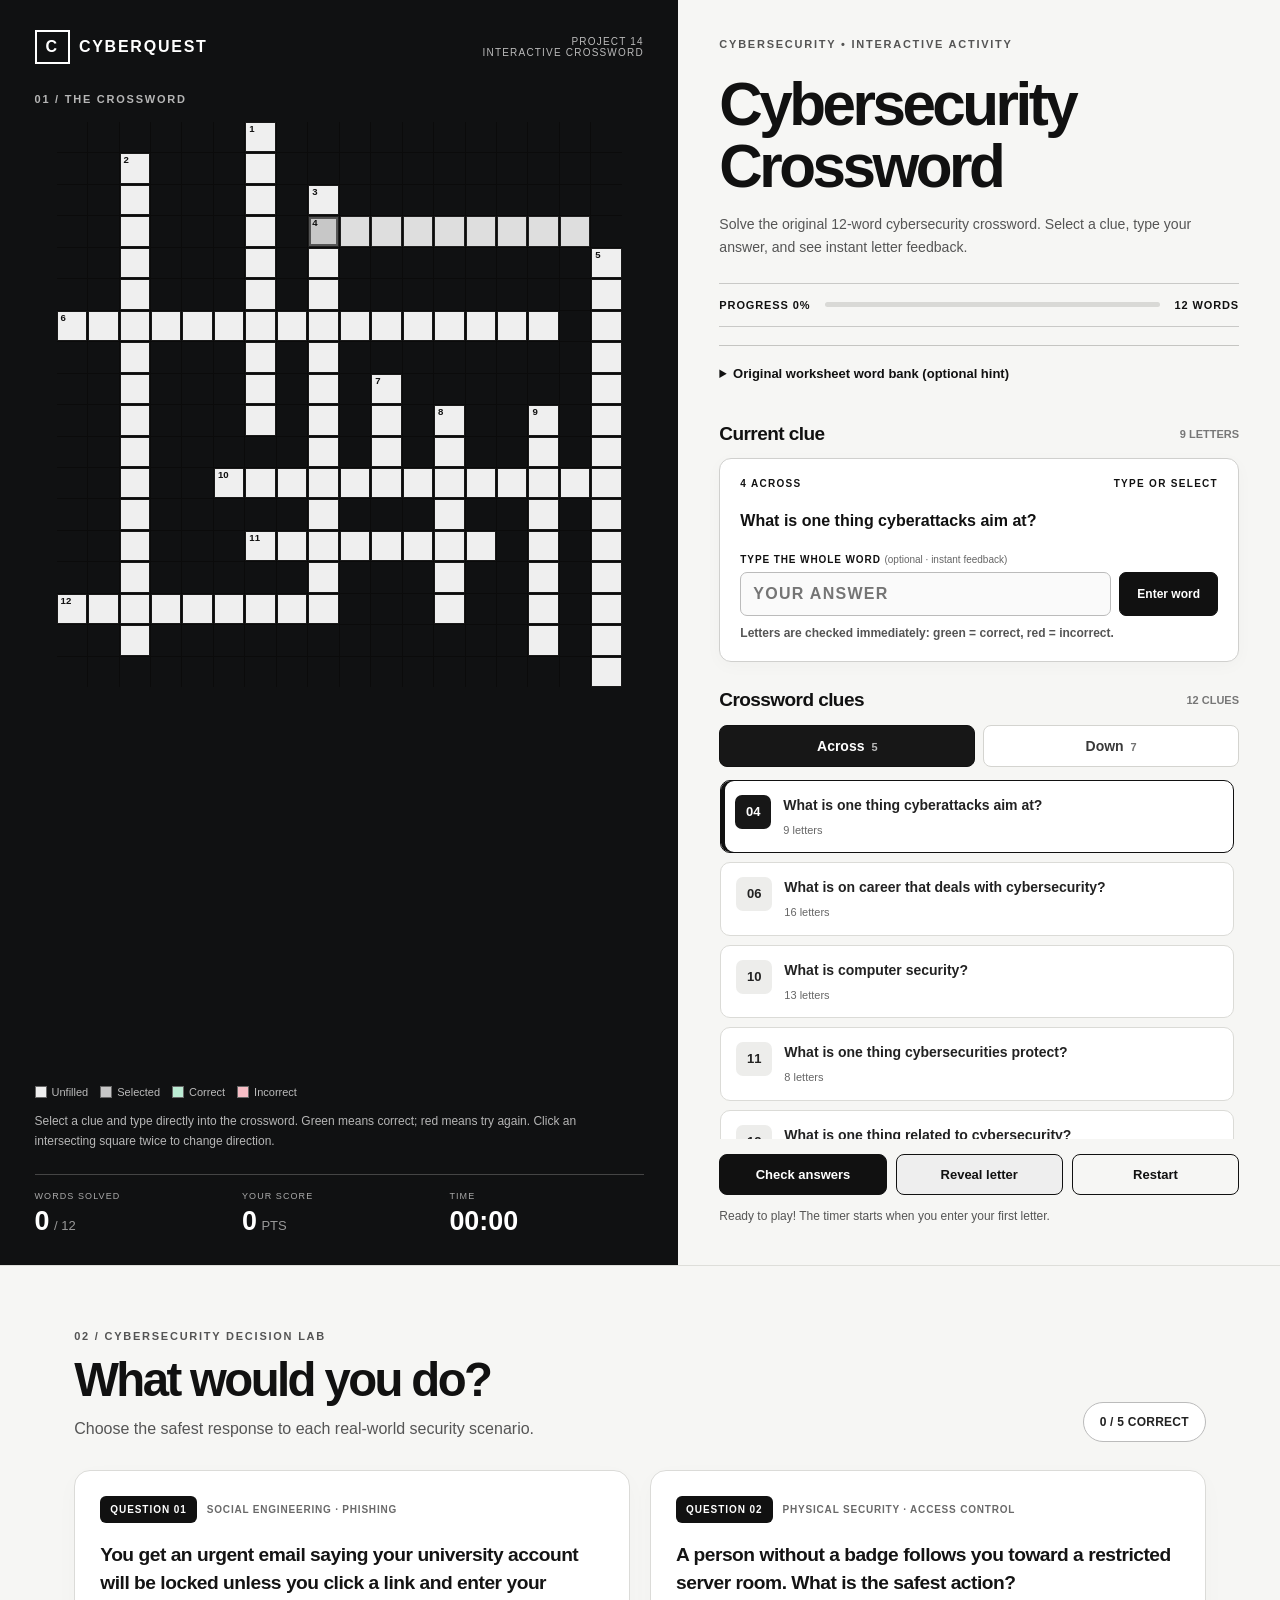
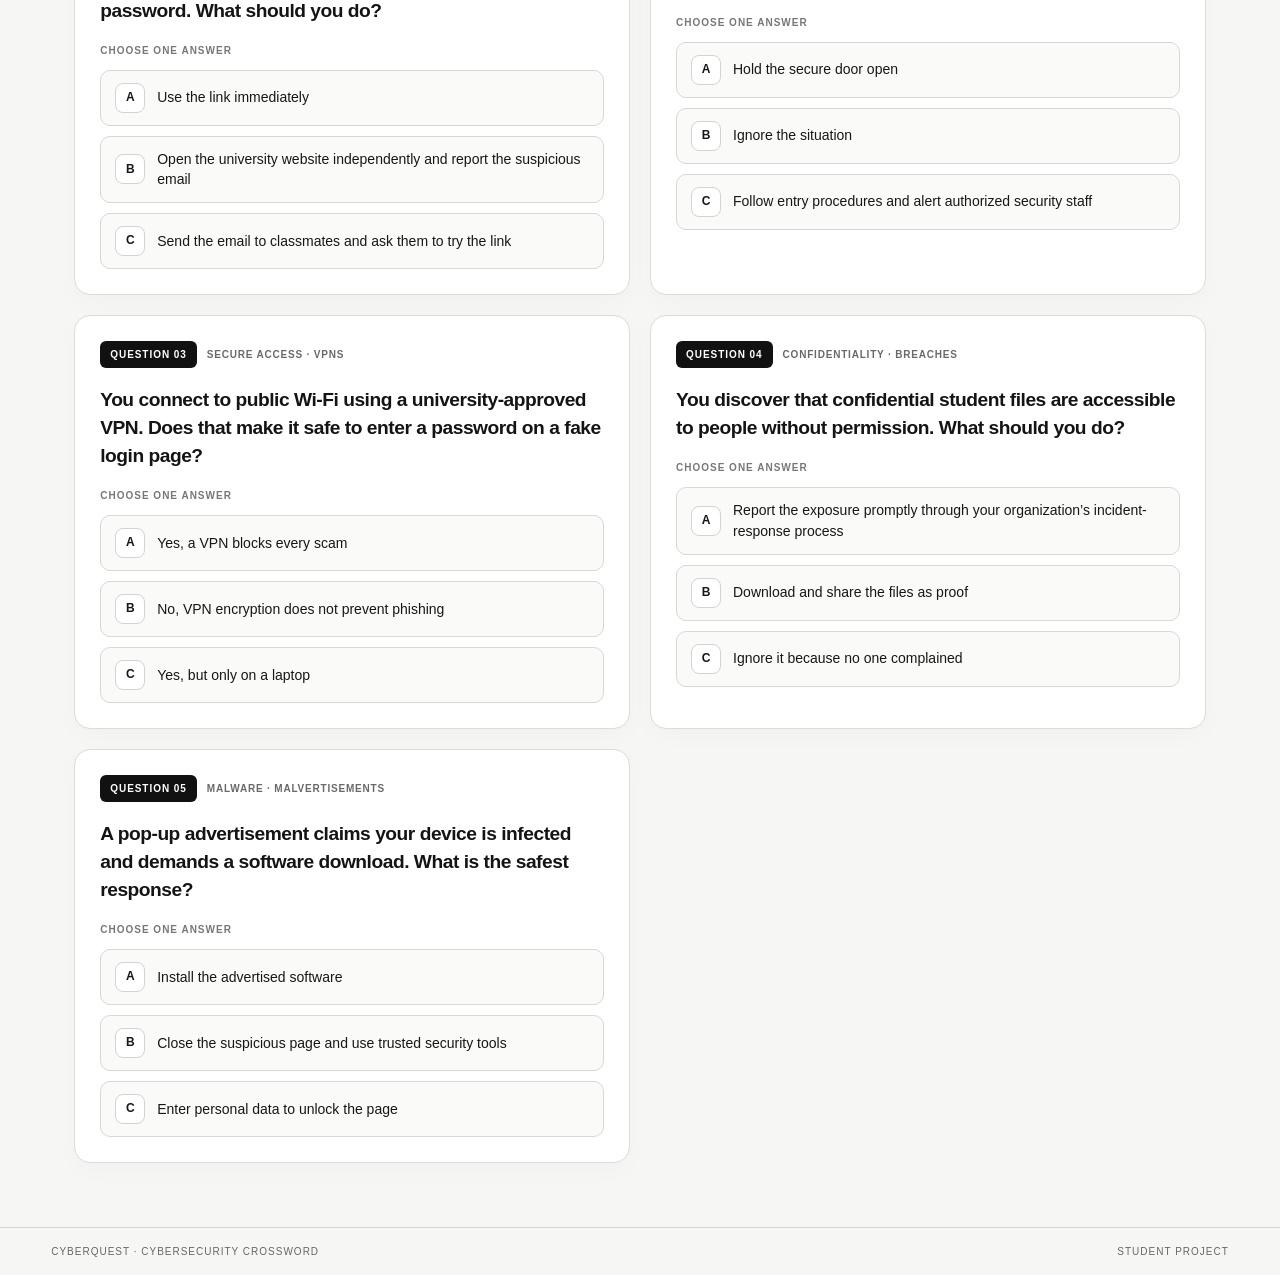
<file: index.html>
<!DOCTYPE html>
<html lang="en">

<head>
  <meta charset="UTF-8">
  <meta name="viewport" content="width=device-width, initial-scale=1.0">
  <meta name="theme-color" content="#101010">
  <title>CyberQuest | Cybersecurity Crossword</title>
  <link rel="stylesheet" href="style.css">
</head>

<body>

  <main>

    <div class="infographic-layout">

      <section class="left-side" aria-label="Interactive crossword grid">

        <div class="board-top">
          <a class="logo" href="index.html">
            <span class="outline">C</span>CYBERQUEST
          </a>

          <span class="board-tag">
            PROJECT 14
            <br>
            INTERACTIVE CROSSWORD
          </span>
        </div>

        <p class="board-heading">01 / The crossword</p>

        <div class="grid-scroll" id="grid-scroll" tabindex="-1">
          <div
            class="crossword-grid"
            id="crossword-grid"
            role="group"
            aria-label="Cybersecurity crossword letter grid">
          </div>
        </div>

        <div class="board-under">

          <div class="legend" aria-label="Crossword answer legend">
            <span><i></i> Unfilled</span>
            <span><i class="active"></i> Selected</span>
            <span><i class="good"></i> Correct</span>
            <span><i class="bad"></i> Incorrect</span>
          </div>

          <p class="board-help">
            Select a clue and type directly into the crossword.
            Green means correct; red means try again.
            Click an intersecting square twice to change direction.
          </p>

          <div class="board-stats" aria-label="Game statistics">

            <div>
              <span class="label">WORDS SOLVED</span>
              <strong id="solved-count">0</strong>
              <span class="stat-muted"> / 12</span>
            </div>

            <div>
              <span class="label">YOUR SCORE</span>
              <strong id="score">0</strong>
              <span class="stat-muted"> PTS</span>
            </div>

            <div>
              <span class="label">TIME</span>
              <strong id="timer">00:00</strong>
            </div>

          </div>

        </div>

      </section>

      <section class="right-side" aria-labelledby="page-title">

        <div class="eyebrow">
          Cybersecurity • Interactive activity
        </div>

        <h1 id="page-title">
          Cybersecurity<br>Crossword
        </h1>

        <p class="subtitle">
          Solve the original 12-word cybersecurity crossword.
          Select a clue, type your answer, and see instant letter feedback.
        </p>

        <div class="stat-line">

          <span>
            PROGRESS
            <strong id="progress-text">0%</strong>
          </span>

          <div class="progress-track">
            <div class="progress-fill" id="progress-fill"></div>
          </div>

          <span>12 WORDS</span>

        </div>

        <details class="word-bank">

          <summary>
            Original worksheet word bank (optional hint)
          </summary>

          <div class="word-bank-grid">

            <div>
              <span>Cybersecurity</span>
              <span>Data Theft</span>
              <span>Malvertisement</span>
            </div>

            <div>
              <span>Accessing</span>
              <span>Physical Security</span>
              <span>Protection</span>
            </div>

            <div>
              <span>Breaches</span>
              <span>Identity Thefts</span>
              <span>Hackers</span>
            </div>

            <div>
              <span>VPNs</span>
              <span>Phishing</span>
              <span>Security Engineer</span>
            </div>

          </div>

        </details>

        <div class="content-section">

          <div class="mini-header">
            <h2>Current clue</h2>
            <span id="selected-length" class="clue-count"></span>
          </div>

          <div class="selected-panel" aria-live="polite">

            <div class="selected-top">
              <span id="selected-label">SELECT A CLUE</span>
              <span>TYPE OR SELECT</span>
            </div>

            <p id="selected-clue">
              Choose a clue from the list below.
            </p>

            <label for="word-entry">
              TYPE THE WHOLE WORD
              <span>(optional · instant feedback)</span>
            </label>

            <div class="word-entry-row">

              <input
                id="word-entry"
                type="text"
                autocomplete="off"
                autocapitalize="characters"
                spellcheck="false"
                aria-label="Answer selected clue"
                placeholder="Your answer">

              <button
                type="button"
                id="apply-word"
                class="mini-btn">
                Enter word
              </button>

            </div>

            <p
              id="selected-status"
              class="answer-status"
              aria-live="polite">
              Letters are checked instantly as you type.
            </p>

          </div>

          <div
            class="insight"
            id="lesson"
            hidden
            aria-live="polite">

            <span class="lesson-label">
              SECURITY LESSON UNLOCKED
            </span>

            <p id="lesson-description"></p>

            <p
              class="defense"
              id="lesson-defense">
            </p>

          </div>

        </div>

        <div class="content-section">

          <div class="mini-header">
            <h2>Crossword clues</h2>
            <span class="clue-count" id="clue-count">
              12 CLUES
            </span>
          </div>

          <div
            class="tab-row"
            role="tablist"
            aria-label="Clue direction">

            <button
              type="button"
              class="tab active"
              id="tab-across"
              role="tab"
              aria-selected="true"
              aria-controls="clues-content">

              Across
              <span id="across-num"></span>

            </button>

            <button
              type="button"
              class="tab"
              id="tab-down"
              role="tab"
              aria-selected="false"
              aria-controls="clues-content">

              Down
              <span id="down-num"></span>

            </button>

          </div>

          <div
            id="clues-content"
            class="clue-list"
            role="tabpanel"
            aria-labelledby="tab-across">
          </div>

          <div class="actions">

            <button id="check-btn" class="btn primary">
              Check answers
            </button>

            <button id="hint-btn" class="btn secondary">
              Reveal letter
            </button>

            <button id="reset-btn" class="btn ghost">
              Restart
            </button>

          </div>

          <p
            id="feedback"
            class="feedback"
            aria-live="polite">
            Ready to play! The timer starts when you enter your first letter.
          </p>

        </div>

        <div class="tip">

          <span class="tip-icon">i</span>

          <div>
            <strong>Scoring:</strong>

            <p>
              100 points per correct word.
              Each revealed letter costs 15 points.
              Wrong letters turn red and shake instantly;
              correct letters turn green.
            </p>
          </div>

        </div>

      </section>

    </div>

    <section
      class="course-section decision-lab"
      aria-labelledby="course-title">

      <div class="decision-header">

        <div>

          <div class="eyebrow">
            02 / CYBERSECURITY DECISION LAB
          </div>

          <h2 id="course-title">
            What would you do?
          </h2>

          <p class="decision-description">
            Choose the safest response to each real-world security scenario.
          </p>

        </div>

        <div
          class="challenge-progress"
          id="challenge-progress"
          aria-live="polite">
          0 / 5 CORRECT
        </div>

      </div>

      <div
        class="challenge-grid"
        id="challenge-questions">
      </div>

    </section>

  </main>

  <footer class="page-footer">
    <span>CYBERQUEST · CYBERSECURITY CROSSWORD</span>
    <span>STUDENT PROJECT</span>
  </footer>

  <div
    class="celebration"
    id="celebration"
    hidden
    role="dialog"
    aria-modal="true"
    aria-labelledby="win-title">

    <div class="win-card">

      <div class="trophy">🏆</div>

      <div class="eyebrow">
        MISSION COMPLETE
      </div>

      <h2 id="win-title">
        Crossword completed!
      </h2>

      <p id="win-summary"></p>

      <button id="play-again" class="btn primary">
        Play again
      </button>

    </div>

  </div>

  <script src="script.js"></script>

</body>
</html>
</file>
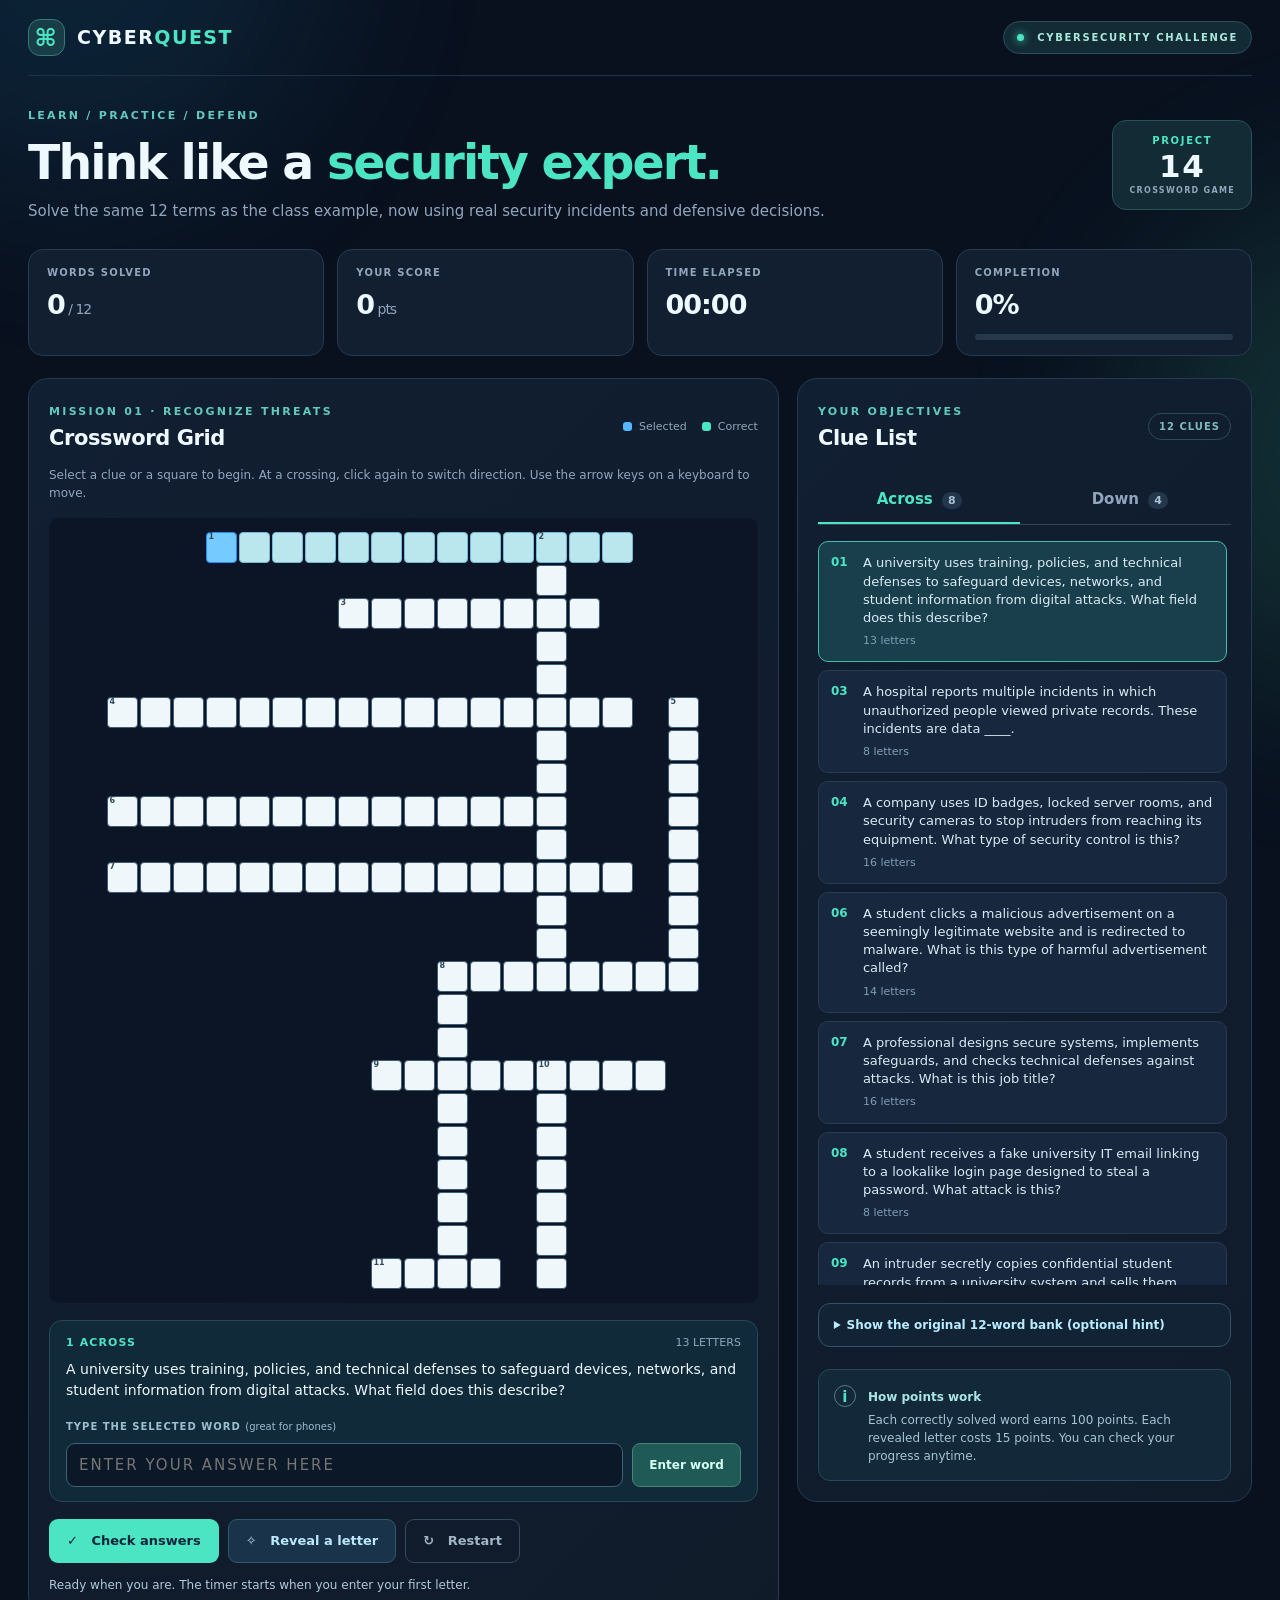
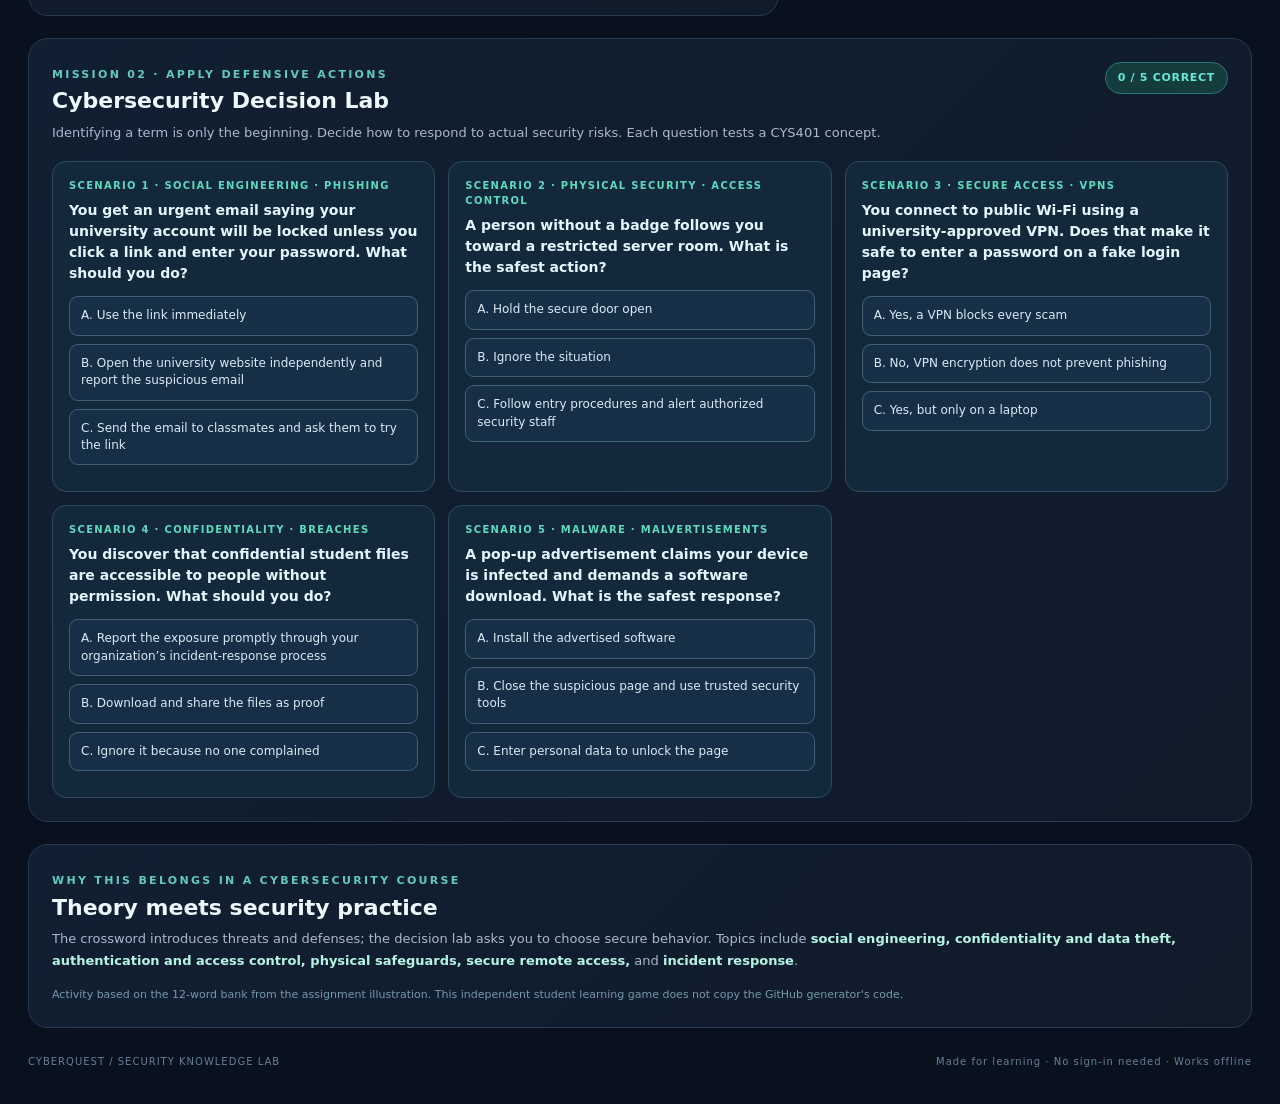
<file: index-2.html>
<!DOCTYPE html>
<html lang="en">
<head>
  <meta charset="utf-8">
  <meta name="viewport" content="width=device-width, initial-scale=1">
  <meta name="theme-color" content="#0c1528">
  <title>CyberQuest | Interactive Cybersecurity Crossword</title>
  <style>
:root{--bg:#09111f;--card:#111e30;--card2:#152439;--border:#263b52;--ink:#eef8ff;--muted:#91a6be;--accent:#4be5c3;--accent2:#55b7ff;--yellow:#ffd486;--red:#ff7585;--size:31px}
*{box-sizing:border-box}body{margin:0;min-height:100vh;background:var(--bg);color:var(--ink);font:15px/1.5 system-ui,-apple-system,BlinkMacSystemFont,"Segoe UI",sans-serif}button,input{font:inherit}button{cursor:pointer}button:focus-visible,input:focus-visible{outline:2px solid var(--accent);outline-offset:3px}
.ambient{position:fixed;z-index:-1;width:500px;height:500px;filter:blur(95px);opacity:.14;pointer-events:none;border-radius:50%}.ambient-1{background:#248dc1;top:-310px;left:-180px}.ambient-2{background:#49dbaa;top:200px;right:-350px}.page{max-width:1420px;margin:0 auto;padding:0 28px}
.topbar{display:flex;justify-content:space-between;align-items:center;gap:15px;border-bottom:1px solid #1e3149;min-height:76px}.brand{font-weight:900;color:var(--ink);letter-spacing:1.5px;text-decoration:none;display:inline-flex;align-items:center;gap:12px;font-size:19px}.brand-icon{display:grid;place-items:center;background:#183d47;border:1px solid #377a7e;border-radius:12px;width:37px;height:37px;color:var(--accent);font-size:24px}.brand-accent,.intro h1 span{color:var(--accent)}.header-tag,.challenge-tag{color:#a9e9d9;background:#132b35;border:1px solid #285158;border-radius:99px;padding:8px 13px;font-size:10px;letter-spacing:1.7px;font-weight:800}.status-dot{display:inline-block;width:7px;height:7px;background:var(--accent);border-radius:50%;margin-right:8px;box-shadow:0 0 9px var(--accent)}
.intro{display:flex;justify-content:space-between;align-items:center;gap:24px;margin:32px 0 27px}.eyebrow{font-size:11px;font-weight:800;letter-spacing:2.3px;color:#60cbbd}.intro h1{font-size:clamp(28px,3.7vw,48px);letter-spacing:-1.9px;line-height:1.15;margin:11px 0 10px}.intro p{margin:0;color:var(--muted);font-size:15px}.challenge-tag{min-width:105px;text-align:center;border-radius:14px;padding:12px 16px;color:var(--accent)}.challenge-tag b{display:block;font-size:31px;line-height:1.2;color:var(--ink)}.challenge-tag small{display:block;font-size:8px;letter-spacing:1.3px;color:var(--muted)}
.dashboard{display:grid;grid-template-columns:repeat(4,1fr);gap:13px;margin-bottom:22px}.stat{background:#111f31;border:1px solid var(--border);border-radius:15px;padding:15px 18px;min-width:0}.stat-label{display:block;color:var(--muted);font-size:10px;letter-spacing:1.25px;font-weight:800}.stat-value{display:block;margin-top:5px;font-size:27px;letter-spacing:-1px;font-variant-numeric:tabular-nums}.stat-value strong{font-weight:800}.stat-muted{color:var(--muted);font-size:14px;font-weight:500}.progress-track{height:6px;margin-top:8px;background:#26384b;border-radius:9px;overflow:hidden}.progress-fill{width:0;height:100%;background:linear-gradient(90deg,var(--accent2),var(--accent));border-radius:9px;transition:width .2s}
.game-layout{display:grid;grid-template-columns:minmax(0,1.65fr) minmax(300px,1fr);gap:18px;align-items:start}.puzzle-panel,.clues-panel{background:linear-gradient(135deg,#111f32,#101b2a);border:1px solid var(--border);border-radius:20px;padding:20px;min-width:0}.panel-head{display:flex;align-items:center;justify-content:space-between;gap:12px}.panel-head h2{font-size:21px;margin:2px 0 0;letter-spacing:-.4px}.legend{display:flex;align-items:center;gap:7px;color:var(--muted);font-size:11px;white-space:nowrap}.legend-active,.legend-correct{width:9px;height:9px;background:var(--accent2);border-radius:3px;display:inline-block;margin-left:8px}.legend-correct{background:var(--accent)}.helper{font-size:12px;color:var(--muted);margin:11px 0 16px}.grid-scroll{max-width:100%;overflow:auto;scrollbar-color:#37526c transparent;border-radius:10px;background:#0b1525;padding:14px;max-height:830px}.crossword-grid{display:grid;grid-template-columns:repeat(var(--columns),var(--size));grid-template-rows:repeat(var(--rows),var(--size));gap:2px;width:max-content;margin:auto}.cell{width:var(--size);height:var(--size);position:relative}.cell.block{background:transparent}.cell input{width:100%;height:100%;border:1px solid #3f5b76;border-radius:4px;padding:3px 0 0;text-align:center;background:#f0f7fb;color:#123046;text-transform:uppercase;font-size:15px;font-weight:800;outline:none;caret-color:transparent;transition:background .12s,border-color .12s}.cell input:focus-visible{outline:2px solid #61bfff;outline-offset:-2px}.cell .cell-number{position:absolute;z-index:2;top:1px;left:2px;color:#30495c;font-size:8px;line-height:1;pointer-events:none;font-weight:800}.cell.part-of-selected input{background:#b9e7ed;border-color:#77b8d8}.cell.cursor input{background:#75caff;border-color:#208aff;color:#062440}.cell.correct input{background:#b5f6de;border-color:#4abf9f}.cell.incorrect input{background:#ffbcc5;border-color:#f57788}.cell.hinted input{box-shadow:inset 0 -3px #dbac3d}.cell.correct.cursor input{background:#7be5c1}.cell.incorrect.cursor input{background:#ff96a7}
.selected-panel{margin-top:17px;border:1px solid #284858;border-radius:13px;background:#112a39;padding:14px 16px}.selected-top{display:flex;justify-content:space-between;gap:10px;align-items:center}.selected-index{font-size:11px;font-weight:900;color:var(--accent);letter-spacing:1.1px}.selected-length{color:var(--muted);font-size:11px}.selected-panel p{margin:8px 0 13px;min-height:24px;font-size:14px}.selected-panel label{font-size:10px;color:#9bbed0;font-weight:800;letter-spacing:1px}.selected-panel label span{letter-spacing:normal;text-transform:none;font-weight:400}.word-entry-row{display:flex;gap:9px;margin-top:6px}.word-entry-row input{width:100%;min-width:0;flex:1;border-radius:9px;background:#0b1827;border:1px solid #416179;color:#fff;padding:10px 12px;text-transform:uppercase;letter-spacing:2px}.mini-btn{border-radius:8px;border:1px solid #478377;background:#205a56;color:#d5fff3;padding:0 16px;white-space:nowrap;font-weight:750;font-size:12px}.mini-btn:hover{background:#267169}.actions{display:flex;gap:9px;flex-wrap:wrap;margin-top:17px}.btn{border-radius:9px;padding:11px 17px;font-size:13px;font-weight:800;border:1px solid transparent;transition:transform .15s,background .15s}.btn:hover,.mini-btn:hover{transform:translateY(-1px)}.btn.primary{background:var(--accent);color:#09243b}.btn.primary:hover{background:#7ef6d9}.btn.secondary{background:#19334a;border-color:#315771;color:#bce8ff}.btn.secondary:hover{background:#244863}.btn.ghost{background:transparent;border-color:#35495f;color:#a1b6c8}.feedback{font-size:12px;color:#afc9de;min-height:19px;margin:13px 0 0}.feedback.error{color:#ff9dac}.feedback.success{color:#79ecc7}
.clue-count{border:1px solid #2d4c5b;border-radius:20px;padding:5px 10px;font-size:10px;letter-spacing:1px;color:#7fbbbc;font-weight:800}.tab-row{display:flex;gap:8px;margin:21px 0 16px;border-bottom:1px solid #314459}.tab{flex:1;background:transparent;border:none;border-bottom:2px solid transparent;padding:12px;color:var(--muted);font-weight:800}.tab.active{border-color:var(--accent);color:var(--accent)}.tab span{background:#24364b;border-radius:9px;padding:2px 6px;margin-left:4px;color:#a8c2d5;font-size:11px}.clue-list{display:flex;flex-direction:column;gap:8px;max-height:744px;overflow:auto;scrollbar-color:#34506a transparent;padding-right:4px}.clue-btn{display:flex;text-align:left;align-items:flex-start;gap:10px;background:#17283e;border:1px solid #293b52;border-radius:10px;width:100%;padding:12px;color:#daeaf4;font-size:13px;line-height:1.4}.clue-btn:hover{border-color:#5687a0;background:#1d344d}.clue-btn.selected{background:#193f4c;border-color:#45bdad}.clue-btn.solved{border-color:#31775f}.clue-no{font-weight:900;color:var(--accent);font-size:12px;min-width:22px}.clue-content{flex:1}.clue-status{color:var(--accent);font-size:17px;line-height:1}.clue-length{display:inline-block;color:#7e9db5;margin-top:6px;font-size:11px}.tip{display:flex;gap:12px;background:#132838;border:1px solid #25495a;margin-top:22px;border-radius:12px;padding:15px;color:#a5c4d5}.tip-icon{width:22px;height:22px;flex:none;border:1px solid #527b89;border-radius:50%;text-align:center;color:var(--accent);font-weight:800}.tip strong{font-size:12px;color:#a9e7e5}.tip p{font-size:12px;margin:3px 0 0}footer{display:flex;justify-content:space-between;gap:15px;flex-wrap:wrap;padding:26px 0 35px;color:#658095;font-size:10px;letter-spacing:1px}.celebration{position:fixed;z-index:10;inset:0;display:grid;place-items:center;background:#03101cdd;padding:20px}.celebration[hidden]{display:none}.win-card{max-width:440px;width:100%;padding:32px;text-align:center;background:#132a3a;border:1px solid #4ba698;border-radius:21px;box-shadow:0 30px 90px #0008}.win-card h2{font-size:32px;margin:8px 0}.win-card p{color:#a0c4d5}.win-card .btn{margin-top:14px}.trophy{font-size:48px}
@media(max-width:1180px){:root{--size:28px}.game-layout{grid-template-columns:minmax(0,1.4fr) minmax(290px,1fr)}.puzzle-panel,.clues-panel{padding:16px}}
@media(max-width:850px){.game-layout{grid-template-columns:minmax(0,1fr)}.clue-list{max-height:360px}.intro h1{font-size:31px}.dashboard{grid-template-columns:repeat(2,1fr)}.legend{display:none}}
@media(max-width:540px){:root{--size:27px}.page{padding:0 13px}.topbar{min-height:62px}.brand{font-size:16px}.header-tag{font-size:8px;padding:6px 8px;letter-spacing:.6px}.intro{margin:22px 0;align-items:flex-start}.intro h1{font-size:29px}.intro p{font-size:13px}.challenge-tag{display:none}.dashboard{gap:8px}.stat{padding:11px 12px}.stat-value{font-size:23px}.puzzle-panel,.clues-panel{border-radius:14px;padding:12px}.grid-scroll{padding:8px}.cell input{font-size:14px}.actions .btn{flex:1 0 35%;padding:10px 8px}.mini-btn{padding:0 11px}.selected-panel{padding:12px}}
@media print{body{background:#fff;color:#000}.ambient,.topbar,.intro,.dashboard,.selected-panel,.actions,.feedback,.clues-panel,footer,.helper,.legend{display:none!important}.game-layout{display:block}.puzzle-panel{background:#fff;border:0}.grid-scroll{max-height:none;overflow:visible;background:#fff}.cell input{border:1px solid #444;color:#000;background:#fff!important}.cell.block{background:#333}.cell.block{print-color-adjust:exact}.crossword-grid{gap:0}}

/* Cybersecurity lesson cards and scenario-based decision lab */
.insight { margin-top:12px;padding:14px 16px;border:1px solid #248775;border-radius:12px;background:#102e31;color:#d3faee }
.insight[hidden] { display:none }
.lesson-label{display:block;color:#65edca;font-size:10px;letter-spacing:1.4px;font-weight:900}
.insight p{font-size:13px;line-height:1.6;margin:8px 0 0}
.insight .defense{color:#a9e4f1}
.word-bank{margin-top:18px;border:1px solid #355069;background:#132336;border-radius:12px;padding:12px 15px;color:#b1cddd;font-size:12px}
.word-bank summary{cursor:pointer;color:#b7edff;font-weight:750}
.word-bank p{margin:9px 0 0;line-height:1.8}
.course-section{margin-top:22px;background:linear-gradient(135deg,#111f32,#101b2a);border:1px solid var(--border);border-radius:20px;padding:23px}
.course-section h2{font-size:22px;margin:3px 0 6px;line-height:1.3}
.section-heading{display:flex;align-items:start;justify-content:space-between;gap:18px;margin-bottom:18px}
.section-heading p,.concept-section p{color:#a6bbcc;margin:6px 0 0;font-size:13px;line-height:1.65}
.challenge-progress{color:#65ead4;white-space:nowrap;border:1px solid #2e756e;background:#153c3c;padding:7px 12px;border-radius:30px;font-size:11px;font-weight:850;letter-spacing:.7px}
.challenge-grid{display:grid;grid-template-columns:repeat(auto-fit,minmax(min(100%,340px),1fr));gap:13px}
.challenge-card{padding:16px;background:#14283b;border:1px solid #304961;border-radius:14px;min-width:0}
.challenge-card h3{font-size:14px;line-height:1.5;margin:7px 0 12px;color:#e5f6ff}
.challenge-card .topic{color:#5cdabd;letter-spacing:1.3px;font-size:10px;font-weight:900}
.challenge-choice{display:block;width:100%;margin:8px 0;background:#172f46;border:1px solid #406078;border-radius:9px;padding:10px 11px;color:#dceaf6;text-align:left;line-height:1.45;font-size:12px}
.challenge-choice:hover:not(:disabled){border-color:#62c8cf;background:#1d4454}
.challenge-choice:disabled{cursor:default;opacity:.88}
.challenge-choice.chosen.correct{background:#154a3e;border-color:#62cfaa;color:#b7ffe4}
.challenge-choice.chosen.wrong{background:#502d3a;border-color:#ff8a96;color:#ffe5e8}
.challenge-feedback{font-size:12px;line-height:1.6;margin-top:10px;color:#bed4e1}
.challenge-feedback strong{color:#9af5d8}.challenge-feedback.error strong{color:#ffb5bd}
.concept-section strong{color:#b6f5e5}
.concept-section .source-note{color:#7798aa;font-size:11px;margin-top:15px}
@media(max-width:700px){.section-heading{flex-direction:column}.course-section{padding:15px;border-radius:14px}}
@media print{.course-section,.insight,.word-bank{display:none!important}}

</style>


</head>
<body>
  <div class="ambient ambient-1" aria-hidden="true"></div>
  <div class="ambient ambient-2" aria-hidden="true"></div>
  <div class="page">
    <header class="topbar">
      <a class="brand" href="index.html" aria-label="CyberQuest home">
        <span class="brand-icon" aria-hidden="true">⌘</span>
        <span>CYBER<span class="brand-accent">QUEST</span></span>
      </a>
      <span class="header-tag"><span class="status-dot"></span> CYBERSECURITY CHALLENGE</span>
    </header>

    <main>
      <section class="intro" aria-labelledby="page-title">
        <div>
          <div class="eyebrow">LEARN / PRACTICE / DEFEND</div>
          <h1 id="page-title">Think like a <span>security expert.</span></h1>
          <p>Solve the same 12 terms as the class example, now using real security incidents and defensive decisions.</p>
        </div>
        <div class="challenge-tag" aria-label="Class project 14">PROJECT <b>14</b><small>CROSSWORD GAME</small></div>
      </section>

      <section class="dashboard" aria-label="Game statistics">
        <div class="stat"><span class="stat-label">WORDS SOLVED</span><span class="stat-value"><strong id="solved-count">0</strong><span class="stat-muted"> / 12</span></span></div>
        <div class="stat"><span class="stat-label">YOUR SCORE</span><span class="stat-value"><strong id="score">0</strong><span class="stat-muted"> pts</span></span></div>
        <div class="stat"><span class="stat-label">TIME ELAPSED</span><span class="stat-value"><strong id="timer">00:00</strong></span></div>
        <div class="stat progress-stat"><span class="stat-label">COMPLETION</span><span class="stat-value"><strong id="progress-text">0%</strong></span><div class="progress-track"><div id="progress-fill" class="progress-fill"></div></div></div>
      </section>

      <section class="game-layout" aria-label="Crossword game">
        <div class="puzzle-panel">
          <div class="panel-head">
            <div><span class="eyebrow">MISSION 01 · RECOGNIZE THREATS</span><h2>Crossword Grid</h2></div>
            <div class="legend"><span class="legend-active"></span> Selected <span class="legend-correct"></span> Correct</div>
          </div>
          <p class="helper">Select a clue or a square to begin. At a crossing, click again to switch direction. Use the arrow keys on a keyboard to move.</p>
          <div class="grid-scroll" id="grid-scroll" tabindex="-1"><div class="crossword-grid" id="crossword-grid" role="group" aria-label="Crossword letter grid"></div></div>
          <div class="selected-panel" aria-live="polite">
            <div class="selected-top"><span id="selected-label" class="selected-index">SELECT A CLUE</span><span id="selected-length" class="selected-length"></span></div>
            <p id="selected-clue">Choose an Across or Down clue from the right.</p>
            <label for="word-entry">TYPE THE SELECTED WORD <span>(great for phones)</span></label>
            <div class="word-entry-row">
              <input id="word-entry" autocomplete="off" spellcheck="false" autocapitalize="characters" placeholder="Enter your answer here" aria-label="Answer the selected clue">
              <button id="apply-word" class="mini-btn">Enter word</button>
            </div>
          </div>
          <div class="insight" id="lesson" hidden aria-live="polite">
            <span class="lesson-label">SECURITY KNOWLEDGE UNLOCKED</span>
            <p id="lesson-description"></p>
            <p class="defense" id="lesson-defense"></p>
          </div>
          <div class="actions">
            <button id="check-btn" class="btn primary">✓ &nbsp; Check answers</button>
            <button id="hint-btn" class="btn secondary">✧ &nbsp; Reveal a letter</button>
            <button id="reset-btn" class="btn ghost">↻ &nbsp; Restart</button>
          </div>
          <p id="feedback" class="feedback" aria-live="polite">Ready when you are. The timer starts when you enter your first letter.</p>
        </div>

        <aside class="clues-panel" aria-label="Across and down clues">
          <div class="panel-head"><div><span class="eyebrow">YOUR OBJECTIVES</span><h2>Clue List</h2></div><span class="clue-count" id="clue-count">12 CLUES</span></div>
          <div class="tab-row" role="tablist" aria-label="Clue direction">
            <button class="tab active" id="tab-across" role="tab" aria-selected="true" aria-controls="clues-content">Across <span id="across-num"></span></button>
            <button class="tab" id="tab-down" role="tab" aria-selected="false" aria-controls="clues-content">Down <span id="down-num"></span></button>
          </div>
          <div id="clues-content" class="clue-list" role="tabpanel" aria-labelledby="tab-across"></div>
          <details class="word-bank"><summary>Show the original 12-word bank (optional hint)</summary>
            <p>Cybersecurity · Data Theft · Malvertisement · Accessing · Physical Security · Protection · Breaches · Identity Thefts · Hackers · VPNs · Phishing · Security Engineer</p>
          </details>
          <div class="tip"><span class="tip-icon">i</span><div><strong>How points work</strong><p>Each correctly solved word earns 100 points. Each revealed letter costs 15 points. You can check your progress anytime.</p></div></div>
        </aside>
      </section>
      <section class="course-section" aria-labelledby="course-title">
        <div class="section-heading"><div><span class="eyebrow">MISSION 02 · APPLY DEFENSIVE ACTIONS</span><h2 id="course-title">Cybersecurity Decision Lab</h2>
        <p>Identifying a term is only the beginning. Decide how to respond to actual security risks. Each question tests a CYS401 concept.</p></div>
        <div class="challenge-progress" id="challenge-progress">0 / 5 CORRECT</div></div>
        <div id="challenge-questions" class="challenge-grid"></div>
      </section>
      <section class="course-section concept-section" aria-labelledby="concept-title">
        <span class="eyebrow">WHY THIS BELONGS IN A CYBERSECURITY COURSE</span>
        <h2 id="concept-title">Theory meets security practice</h2>
        <p>The crossword introduces threats and defenses; the decision lab asks you to choose secure behavior. Topics include <strong>social engineering, confidentiality and data theft, authentication and access control, physical safeguards, secure remote access,</strong> and <strong>incident response</strong>.</p>
        <p class="source-note">Activity based on the 12-word bank from the assignment illustration. This independent student learning game does not copy the GitHub generator's code.</p>
      </section>
      <footer><span>CYBERQUEST / SECURITY KNOWLEDGE LAB</span><span>Made for learning · No sign-in needed · Works offline</span></footer>
    </main>
  </div>
  <div class="celebration" id="celebration" hidden role="dialog" aria-labelledby="win-title" aria-modal="true">
    <div class="win-card">
      <div class="trophy">🏆</div>
      <div class="eyebrow">MISSION ACCOMPLISHED</div>
      <h2 id="win-title">Crossword completed!</h2>
      <p id="win-summary"></p>
      <button id="play-again" class="btn primary">Play again</button>
    </div>
  </div>
<script>
// CyberQuest puzzle data.
const PUZZLE = {
  "width": 18,
  "height": 23,
  "entries": [
    {
      "answer": "CYBERSECURITY",
      "clue": "A university uses training, policies, and technical defenses to safeguard devices, networks, and student information from digital attacks. What field does this describe?",
      "r": 0,
      "c": 3,
      "dir": "across",
      "number": 1,
      "lesson": "Cybersecurity combines people, processes and technologies to protect digital assets.",
      "defense": "Course link: security principles, threats, controls and the CIA triad."
    },
    {
      "answer": "IDENTITYTHEFTS",
      "clue": "Several criminals used stolen names and personal information to impersonate victims and commit fraud. What are these crimes called?",
      "r": 0,
      "c": 13,
      "dir": "down",
      "number": 2,
      "lesson": "Identity theft occurs when personal information is used to impersonate someone fraudulently.",
      "defense": "Defend: protect personal data, verify requests and use MFA."
    },
    {
      "answer": "BREACHES",
      "clue": "A hospital reports multiple incidents in which unauthorized people viewed private records. These incidents are data ____.",
      "r": 2,
      "c": 7,
      "dir": "across",
      "number": 3,
      "lesson": "A breach is a security incident involving compromised protected data or systems.",
      "defense": "Defend: report suspected incidents quickly and follow incident-response procedures."
    },
    {
      "answer": "PHYSICALSECURITY",
      "clue": "A company uses ID badges, locked server rooms, and security cameras to stop intruders from reaching its equipment. What type of security control is this?",
      "r": 5,
      "c": 0,
      "dir": "across",
      "number": 4,
      "lesson": "Physical controls protect buildings, devices and information from unauthorized physical access.",
      "defense": "Defend: badge checks, locked equipment areas and visitor verification."
    },
    {
      "answer": "ACCESSING",
      "clue": "An authorized employee signs in and opens a permitted company database. What action are they performing?",
      "r": 5,
      "c": 17,
      "dir": "down",
      "number": 5,
      "lesson": "Access to systems must be approved, authenticated and limited to authorized resources.",
      "defense": "Defend: use strong authentication, authorization and access logs."
    },
    {
      "answer": "MALVERTISEMENT",
      "clue": "A student clicks a malicious advertisement on a seemingly legitimate website and is redirected to malware. What is this type of harmful advertisement called?",
      "r": 8,
      "c": 0,
      "dir": "across",
      "number": 6,
      "lesson": "A malvertisement is a malicious online advertisement used to lead people to harmful sites or software.",
      "defense": "Defend: maintain browser security updates and avoid unexpected ads and downloads."
    },
    {
      "answer": "SECURITYENGINEER",
      "clue": "A professional designs secure systems, implements safeguards, and checks technical defenses against attacks. What is this job title?",
      "r": 10,
      "c": 0,
      "dir": "across",
      "number": 7,
      "lesson": "A security engineer builds, tests and maintains safeguards in digital infrastructure.",
      "defense": "Course link: implementing technical controls and secure system design."
    },
    {
      "answer": "PHISHING",
      "clue": "A student receives a fake university IT email linking to a lookalike login page designed to steal a password. What attack is this?",
      "r": 13,
      "c": 10,
      "dir": "across",
      "number": 8,
      "lesson": "Phishing is social engineering that tricks people into revealing information or taking unsafe actions.",
      "defense": "Defend: inspect senders, avoid suspicious links and report unexpected credential requests."
    },
    {
      "answer": "PROTECTION",
      "clue": "A hospital uses encryption, backups, and access controls to keep sensitive information safe. What is the common goal of these measures?",
      "r": 13,
      "c": 10,
      "dir": "down",
      "number": 8,
      "lesson": "Protection means lowering security risks through preventive and defensive controls.",
      "defense": "Defend: combine MFA, patching, encryption, backups and awareness training."
    },
    {
      "answer": "DATATHEFT",
      "clue": "An intruder secretly copies confidential student records from a university system and sells them. What crime occurred?",
      "r": 16,
      "c": 8,
      "dir": "across",
      "number": 9,
      "lesson": "Data theft is the unauthorized copying or taking of confidential information.",
      "defense": "Defend: apply least privilege, monitor access and encrypt sensitive records."
    },
    {
      "answer": "HACKERS",
      "clue": "Unauthorized intruders exploit weak passwords to enter university systems. What are these attackers often called?",
      "r": 16,
      "c": 13,
      "dir": "down",
      "number": 10,
      "lesson": "A hacker uses technical skills to examine or access systems; ethical and malicious intentions differ.",
      "defense": "Defend: patch vulnerabilities, apply least privilege and monitor suspicious activity."
    },
    {
      "answer": "VPNS",
      "clue": "Remote workers use these tools to create encrypted network tunnels over public Wi-Fi. Give the plural acronym.",
      "r": 22,
      "c": 8,
      "dir": "across",
      "number": 11,
      "lesson": "Virtual private networks encrypt traffic between a device and a VPN endpoint.",
      "defense": "Defend: use trusted, institution-approved VPNs where appropriate; VPNs do not prevent phishing."
    }
  ]
};

(() => {
  'use strict';

  const puzzle = PUZZLE;
  const entries = puzzle.entries.map((entry) => ({ ...entry,
    id: `${entry.number}-${entry.dir}`,
    cells: Array.from({ length: entry.answer.length }, (_, i) => ({
      r: entry.r + (entry.dir === 'down' ? i : 0),
      c: entry.c + (entry.dir === 'across' ? i : 0)
    }))
  }));
  const byId = new Map(entries.map((entry) => [entry.id, entry]));
  const cells = new Map();
  const inputs = new Map();
  const startNumbers = new Map();
  const hintedCells = new Set();
  let selected = null;
  let activeKey = null;
  let activeTab = 'across';
  let hintsUsed = 0;
  let startedAt = null;
  let elapsedMillis = 0;
  let timerId = null;
  let checked = false;
  let finished = false;

  const $ = (id) => document.getElementById(id);
  const cellKey = (r, c) => `${r},${c}`;
  const getEntryText = (entry) => entry.cells.map(({r, c}) => cells.get(cellKey(r, c)).value).join('');
  const isSolved = (entry) => getEntryText(entry) === entry.answer;
  const activeCellEntries = (key) => cells.get(key)?.entries || [];

  entries.forEach((entry) => {
    startNumbers.set(cellKey(entry.r, entry.c), entry.number);
    entry.cells.forEach(({r, c}, i) => {
      const key = cellKey(r, c);
      if (!cells.has(key)) cells.set(key, { answer: entry.answer[i], value: '', entries: [] });
      if (cells.get(key).answer !== entry.answer[i]) {
        throw new Error(`Conflicting words at ${key}`);
      }
      cells.get(key).entries.push(entry.id);
    });
  });

  function makeGrid() {
    const board = $('crossword-grid');
    board.style.setProperty('--columns', String(puzzle.width));
    board.style.setProperty('--rows', String(puzzle.height));
    for (let r = 0; r < puzzle.height; r++) {
      for (let c = 0; c < puzzle.width; c++) {
        const key = cellKey(r, c);
        const wrapper = document.createElement('div');
        wrapper.className = 'cell';
        if (!cells.has(key)) {
          wrapper.classList.add('block');
          wrapper.setAttribute('aria-hidden', 'true');
        } else {
          const number = startNumbers.get(key);
          if (number !== undefined) {
            const label = document.createElement('span');
            label.className = 'cell-number';
            label.textContent = String(number);
            wrapper.appendChild(label);
          }
          const input = document.createElement('input');
          input.type = 'text';
          input.maxLength = 1;
          input.autocomplete = 'off';
          input.spellcheck = false;
          input.autocapitalize = 'characters';
          input.setAttribute('aria-label', `Row ${r + 1} column ${c + 1}${number !== undefined ? `, clue ${number}` : ''}`);
          input.dataset.key = key;
          input.addEventListener('click', () => {
            const options = activeCellEntries(key);
            if (selected && selected.cells.some(({r: rr, c: cc}) => cellKey(rr, cc) === key) && options.length > 1) {
              const other = options.find((id) => id !== selected.id);
              if (other) selectEntry(byId.get(other), key, false);
              else selectEntry(selected, key, false);
            } else {
              selectEntry(findPreferredEntry(key), key, false);
            }
          });
          input.addEventListener('focus', () => {
            activeKey = key;
            if (!selected || !selected.cells.some(({r: rr, c: cc}) => cellKey(rr, cc) === key)) {
              selectEntry(findPreferredEntry(key), key, false);
            } else {
              refreshClasses();
            }
          });
          input.addEventListener('input', (event) => {
            if (finished) return;
            const typed = event.target.value.replace(/[^a-z]/gi, '').slice(-1).toUpperCase();
            setCell(key, typed);
            if (typed) {
              beginTimer();
              const nextKey = adjacentInEntry(key, 1);
              if (nextKey) focusKey(nextKey);
            }
            checked = false;
            updateUI();
          });
          input.addEventListener('keydown', (event) => onCellKeydown(event, key));
          wrapper.appendChild(input);
          inputs.set(key, input);
        }
        board.appendChild(wrapper);
      }
    }
  }

  function findPreferredEntry(key) {
    const options = activeCellEntries(key);
    const desired = options.find((id) => byId.get(id).dir === activeTab);
    return byId.get(desired || options[0]);
  }

  function selectEntry(entry, cursorKey = null, scrollClue = false) {
    if (!entry) return;
    selected = entry;
    activeTab = entry.dir;
    activeKey = cursorKey || cellKey(entry.r, entry.c);
    $('selected-label').textContent = `${entry.number} ${entry.dir.toUpperCase()}`;
    $('selected-length').textContent = `${entry.answer.length} LETTERS`;
    $('selected-clue').textContent = entry.clue;
    $('word-entry').value = getEntryText(entry);
    updateTabs();
    renderClues(scrollClue);
    refreshClasses();
    updateLesson();
    scrollGridToCell(activeKey);
  }

  function scrollGridToCell(key) {
    const input = inputs.get(key);
    const box = $('grid-scroll');
    if (!input) return;
    const left = input.parentElement.offsetLeft;
    const top = input.parentElement.offsetTop;
    if (left < box.scrollLeft + 12 || left + input.offsetWidth > box.scrollLeft + box.clientWidth - 12) {
      box.scrollLeft = Math.max(0, left - box.clientWidth / 2);
    }
    if (top < box.scrollTop + 10 || top + input.offsetHeight > box.scrollTop + box.clientHeight - 10) {
      box.scrollTop = Math.max(0, top - box.clientHeight / 2);
    }
  }

  function focusKey(key) {
    activeKey = key;
    const input = inputs.get(key);
    if (input) input.focus({ preventScroll: true });
    refreshClasses();
    scrollGridToCell(key);
  }

  function adjacentInEntry(key, offset) {
    if (!selected) return null;
    const index = selected.cells.findIndex(({r, c}) => cellKey(r, c) === key);
    if (index === -1) return null;
    const target = selected.cells[index + offset];
    return target ? cellKey(target.r, target.c) : null;
  }

  function onCellKeydown(event, key) {
    if (finished) { event.preventDefault(); return; }
    if (event.key === ' ' && activeCellEntries(key).length > 1) {
      event.preventDefault();
      const other = activeCellEntries(key).find((id) => id !== selected.id);
      selectEntry(byId.get(other), key, false);
      return;
    }
    if (event.key === 'Enter') { event.preventDefault(); checkAnswers(); return; }
    if (event.key === 'Backspace') {
      event.preventDefault();
      const hadCharacter = Boolean(cells.get(key).value);
      setCell(key, '');
      if (!hadCharacter) { const previous = adjacentInEntry(key, -1); if (previous) focusKey(previous); }
      checked = false;
      updateUI();
      return;
    }
    if (event.key === 'Delete') { event.preventDefault(); setCell(key, ''); checked = false; updateUI(); return; }
    const arrows = {
      ArrowRight: [0, 1, 'across'], ArrowLeft: [0, -1, 'across'],
      ArrowDown: [1, 0, 'down'], ArrowUp: [-1, 0, 'down']
    };
    if (arrows[event.key]) {
      event.preventDefault();
      const [dr, dc, direction] = arrows[event.key];
      const available = activeCellEntries(key).find((id) => byId.get(id).dir === direction);
      if (available && selected.dir !== direction) selectEntry(byId.get(available), key, false);
      const [r, c] = key.split(',').map(Number);
      const nextKey = cellKey(r + dr, c + dc);
      if (cells.has(nextKey)) focusKey(nextKey);
    }
  }

  function updateTabs() {
    ['across', 'down'].forEach((dir) => {
      const button = $(`tab-${dir}`);
      const active = dir === activeTab;
      button.classList.toggle('active', active);
      button.setAttribute('aria-selected', String(active));
      if (active) $('clues-content').setAttribute('aria-labelledby', button.id);
    });
  }

  function renderClues(scrollToSelected = false) {
    const list = $('clues-content');
    list.replaceChildren();
    const visible = entries.filter((entry) => entry.dir === activeTab).sort((a, b) => a.number - b.number);
    visible.forEach((entry) => {
      const button = document.createElement('button');
      button.type = 'button';
      button.className = 'clue-btn';
      button.classList.toggle('selected', selected?.id === entry.id);
      button.classList.toggle('solved', isSolved(entry));
      button.setAttribute('aria-pressed', String(selected?.id === entry.id));
      const no = document.createElement('span');
      no.className = 'clue-no'; no.textContent = String(entry.number).padStart(2, '0');
      const content = document.createElement('span'); content.className = 'clue-content';
      const question = document.createElement('span'); question.textContent = entry.clue;
      const length = document.createElement('span'); length.className = 'clue-length'; length.textContent = `${entry.answer.length} letters`;
      content.append(question, document.createElement('br'), length);
      button.append(no, content);
      if (isSolved(entry)) {
        const tick = document.createElement('span'); tick.className = 'clue-status'; tick.textContent = '✓'; tick.setAttribute('aria-label', 'Solved');
        button.appendChild(tick);
      }
      button.addEventListener('click', () => { selectEntry(entry, null, false); });
      list.appendChild(button);
      if (scrollToSelected && selected?.id === entry.id) {
        button.scrollIntoView({block: 'nearest'});
      }
    });
  }

  function setCell(key, value) {
    cells.get(key).value = value;
    inputs.get(key).value = value;
  }

  function refreshClasses() {
    const selectedKeys = new Set(selected ? selected.cells.map(({r, c}) => cellKey(r, c)) : []);
    const solvedKeys = new Set(entries.filter(isSolved).flatMap((entry) => entry.cells.map(({r, c}) => cellKey(r, c))));
    for (const [key, input] of inputs) {
      const elem = input.parentElement;
      elem.classList.toggle('part-of-selected', selectedKeys.has(key));
      elem.classList.toggle('cursor', key === activeKey);
      elem.classList.toggle('correct', solvedKeys.has(key));
      elem.classList.toggle('incorrect', checked && Boolean(cells.get(key).value) && cells.get(key).answer !== cells.get(key).value);
      elem.classList.toggle('hinted', hintedCells.has(key));
    }
  }

  function updateUI() {
    const count = entries.filter(isSolved).length;
    $('solved-count').textContent = String(count);
    $('score').textContent = String(Math.max(0, count * 100 - hintsUsed * 15));
    $('progress-text').textContent = `${Math.round(count / entries.length * 100)}%`;
    $('progress-fill').style.width = `${count / entries.length * 100}%`;
    if (selected && document.activeElement !== $('word-entry')) $('word-entry').value = getEntryText(selected);
    renderClues();
    refreshClasses();
    updateLesson();
    if (count === entries.length && !finished) win();
  }

  function updateLesson() {
    const card = $('lesson');
    if (!selected || !isSolved(selected)) { card.hidden = true; return; }
    $('lesson-description').textContent = selected.lesson;
    $('lesson-defense').textContent = selected.defense;
    card.hidden = false;
  }

  function setFeedback(message, kind = '') {
    const feedback = $('feedback');
    feedback.textContent = message;
    feedback.className = `feedback ${kind}`;
  }

  function beginTimer() {
    if (startedAt !== null || finished) return;
    startedAt = performance.now();
    timerId = setInterval(showTime, 250);
  }

  function showTime() {
    const millis = elapsedMillis + (startedAt === null ? 0 : performance.now() - startedAt);
    const seconds = Math.floor(millis / 1000);
    $('timer').textContent = `${String(Math.floor(seconds / 60)).padStart(2, '0')}:${String(seconds % 60).padStart(2, '0')}`;
  }

  function applyWord() {
    if (!selected || finished) return;
    const text = $('word-entry').value.replace(/[^a-z]/gi, '').toUpperCase().slice(0, selected.answer.length);
    selected.cells.forEach(({r, c}, i) => setCell(cellKey(r, c), text[i] || ''));
    if (text) beginTimer();
    checked = false;
    updateUI();
    setFeedback(text ? `Answer added for ${selected.number} ${selected.dir}. Keep going!` : 'Selected word cleared.');
  }

  function checkAnswers() {
    if (finished) return;
    checked = true;
    const solved = entries.filter(isSolved).length;
    const wrong = entries.filter((entry) => getEntryText(entry).length === entry.answer.length && !isSolved(entry)).length;
    const remaining = entries.length - solved;
    if (remaining === 0) { win(); return; }
    setFeedback(`${solved} of ${entries.length} correct. ${wrong ? `${wrong} completed ${wrong === 1 ? 'word needs' : 'words need'} another look.` : 'Keep solving the remaining clues!'} Incorrect letters are highlighted in pink.`, wrong ? 'error' : '');
    updateUI();
  }

  function revealLetter() {
    if (!selected || finished) return;
    const missingIndex = selected.cells.findIndex(({r, c}, i) => cells.get(cellKey(r, c)).value !== selected.answer[i]);
    if (missingIndex === -1) {
      setFeedback('This word is already correct. Choose another clue.','success'); return;
    }
    const {r, c} = selected.cells[missingIndex];
    const key = cellKey(r, c);
    setCell(key, selected.answer[missingIndex]);
    if (!hintedCells.has(key)) { hintsUsed += 1; hintedCells.add(key); }
    beginTimer();
    checked = false;
    focusKey(key);
    updateUI();
    setFeedback(`One letter revealed in ${selected.number} ${selected.dir}. A 15-point hint penalty was applied.`);
  }

  function win() {
    if (finished) return;
    finished = true;
    clearInterval(timerId);
    if (startedAt !== null) { elapsedMillis += performance.now() - startedAt; startedAt = null; }
    showTime();
    const score = Math.max(0, entries.length * 100 - hintsUsed * 15);
    $('win-summary').textContent = `You solved all ${entries.length} words in ${$('timer').textContent}, earning ${score} points${hintsUsed ? ` with ${hintsUsed} hint${hintsUsed === 1 ? '' : 's'}` : ' without using a hint'}!`;
    $('celebration').hidden = false;
    $('play-again').focus();
  }

  function restart() {
    if (!finished && [...cells.values()].some((cell) => cell.value) && !confirm('Clear all of your answers and restart the timer?')) return;
    for (const key of cells.keys()) setCell(key, '');
    clearInterval(timerId);
    startedAt = null;
    elapsedMillis = 0;
    hintsUsed = 0;
    hintedCells.clear();
    checked = false;
    finished = false;
    $('celebration').hidden = true;
    $('timer').textContent = '00:00';
    selectEntry(entries.find((entry) => entry.dir === 'across'), null, false);
    updateUI();
    setFeedback('New attempt ready. The timer starts when you enter your first letter.');
  }

  const challenges = [
    { topic: 'SOCIAL ENGINEERING · PHISHING',
      prompt: 'You get an urgent email saying your university account will be locked unless you click a link and enter your password. What should you do?',
      options: ['Use the link immediately', 'Open the university website independently and report the suspicious email', 'Send the email to classmates and ask them to try the link'],
      correct: 1, why: 'Phishing uses urgency and imitation to steal credentials. Verify using an official channel and report suspicious messages.' },
    { topic: 'PHYSICAL SECURITY · ACCESS CONTROL',
      prompt: 'A person without a badge follows you toward a restricted server room. What is the safest action?',
      options: ['Hold the secure door open', 'Ignore the situation', 'Follow entry procedures and alert authorized security staff'],
      correct: 2, why: 'Tailgating can bypass physical access controls. Follow authorization and visitor procedures.' },
    { topic: 'SECURE ACCESS · VPNS',
      prompt: 'You connect to public Wi-Fi using a university-approved VPN. Does that make it safe to enter a password on a fake login page?',
      options: ['Yes, a VPN blocks every scam', 'No, VPN encryption does not prevent phishing', 'Yes, but only on a laptop'],
      correct: 1, why: 'VPNs protect traffic between your device and a VPN endpoint but cannot prove that a website is genuine.' },
    { topic: 'CONFIDENTIALITY · BREACHES',
      prompt: 'You discover that confidential student files are accessible to people without permission. What should you do?',
      options: ['Report the exposure promptly through your organization’s incident-response process', 'Download and share the files as proof', 'Ignore it because no one complained'],
      correct: 0, why: 'Possible data breaches should be reported promptly while preserving evidence safely and limiting further exposure.' },
    { topic: 'MALWARE · MALVERTISEMENTS',
      prompt: 'A pop-up advertisement claims your device is infected and demands a software download. What is the safest response?',
      options: ['Install the advertised software', 'Close the suspicious page and use trusted security tools', 'Enter personal data to unlock the page'],
      correct: 1, why: 'Malicious advertisements exploit fear or curiosity to spread unwanted software and steal information.' }
  ];
  const answeredChallenges = new Map();

  function renderChallenges() {
    const root = $('challenge-questions');
    root.replaceChildren();
    challenges.forEach((challenge, index) => {
      const article = document.createElement('article');
      article.className = 'challenge-card';
      const topic = document.createElement('div'); topic.className = 'topic'; topic.textContent = `SCENARIO ${index + 1} · ${challenge.topic}`;
      const heading = document.createElement('h3'); heading.textContent = challenge.prompt;
      const feedback = document.createElement('div'); feedback.className = 'challenge-feedback'; feedback.setAttribute('aria-live', 'polite');
      const buttons = challenge.options.map((option, choice) => {
        const btn = document.createElement('button'); btn.type = 'button'; btn.className = 'challenge-choice'; btn.textContent = `${String.fromCharCode(65 + choice)}. ${option}`;
        btn.addEventListener('click', () => {
          if (answeredChallenges.has(index)) return;
          answeredChallenges.set(index, choice === challenge.correct);
          buttons.forEach((b, i) => {
            b.disabled = true;
            if (i === choice) b.classList.add('chosen', choice === challenge.correct ? 'correct' : 'wrong');
            if (choice !== challenge.correct && i === challenge.correct) b.classList.add('correct');
          });
          const status = document.createElement('strong'); status.textContent = choice === challenge.correct ? 'Correct decision. ' : 'Not quite. ';
          feedback.append(status, document.createTextNode(challenge.why));
          feedback.classList.toggle('error', choice !== challenge.correct);
          const nCorrect = [...answeredChallenges.values()].filter(Boolean).length;
          $('challenge-progress').textContent = `${nCorrect} / ${challenges.length} CORRECT`;
        });
        return btn;
      });
      article.append(topic, heading, ...buttons, feedback);
      root.appendChild(article);
    });
  }

  function init() {
    $('across-num').textContent = entries.filter((entry) => entry.dir === 'across').length;
    $('down-num').textContent = entries.filter((entry) => entry.dir === 'down').length;
    $('clue-count').textContent = `${entries.length} CLUES`;
    makeGrid();
    renderChallenges();
    ['across', 'down'].forEach((direction) => {
      $(`tab-${direction}`).addEventListener('click', () => {
        activeTab = direction;
        const target = entries.find((entry) => entry.dir === direction && entry.number === selected?.number) || entries.find((entry) => entry.dir === direction);
        selectEntry(target, null, false);
      });
    });
    $('apply-word').addEventListener('click', applyWord);
    $('word-entry').addEventListener('keydown', (event) => { if (event.key === 'Enter') { event.preventDefault(); applyWord(); } });
    $('check-btn').addEventListener('click', checkAnswers);
    $('hint-btn').addEventListener('click', revealLetter);
    $('reset-btn').addEventListener('click', restart);
    $('play-again').addEventListener('click', restart);
    selectEntry(entries.find((entry) => entry.dir === 'across'), null, false);
    updateUI();
  }
  init();
})();

</script>
</body>
</html>
</file>
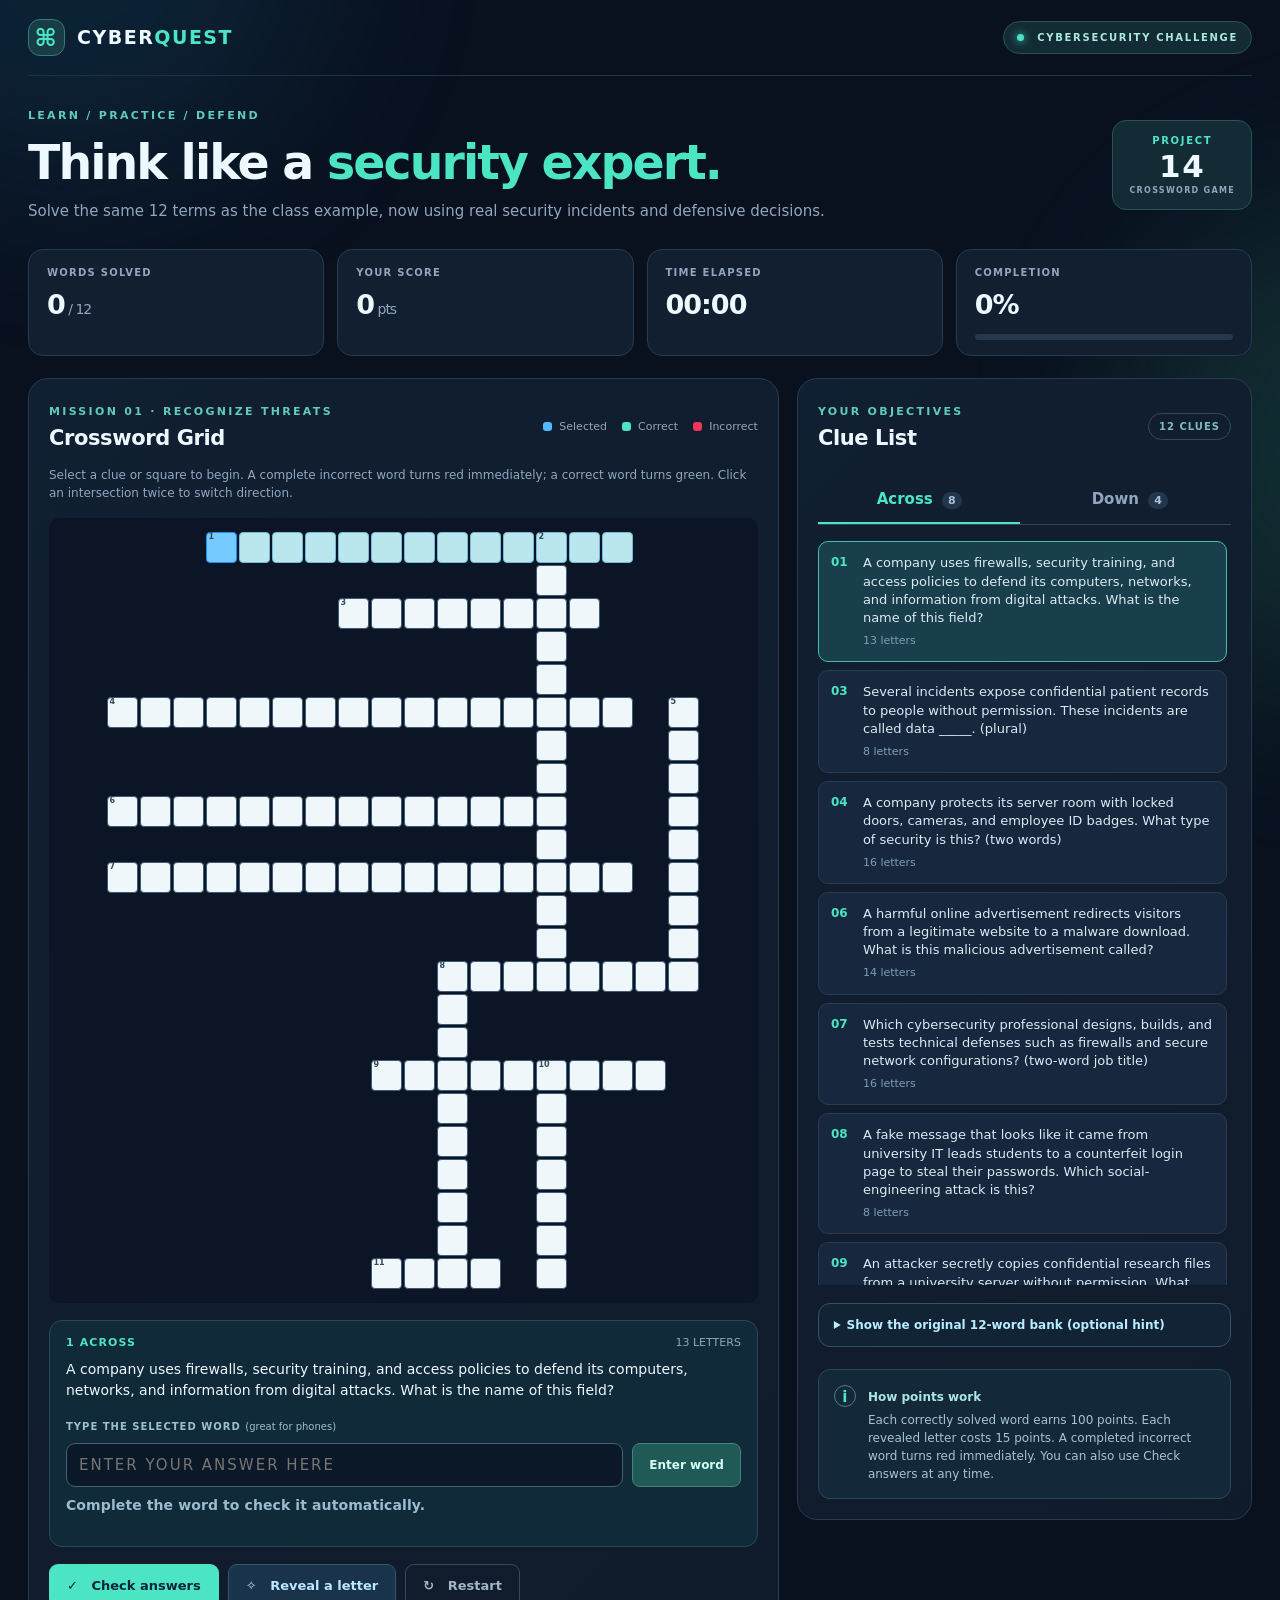
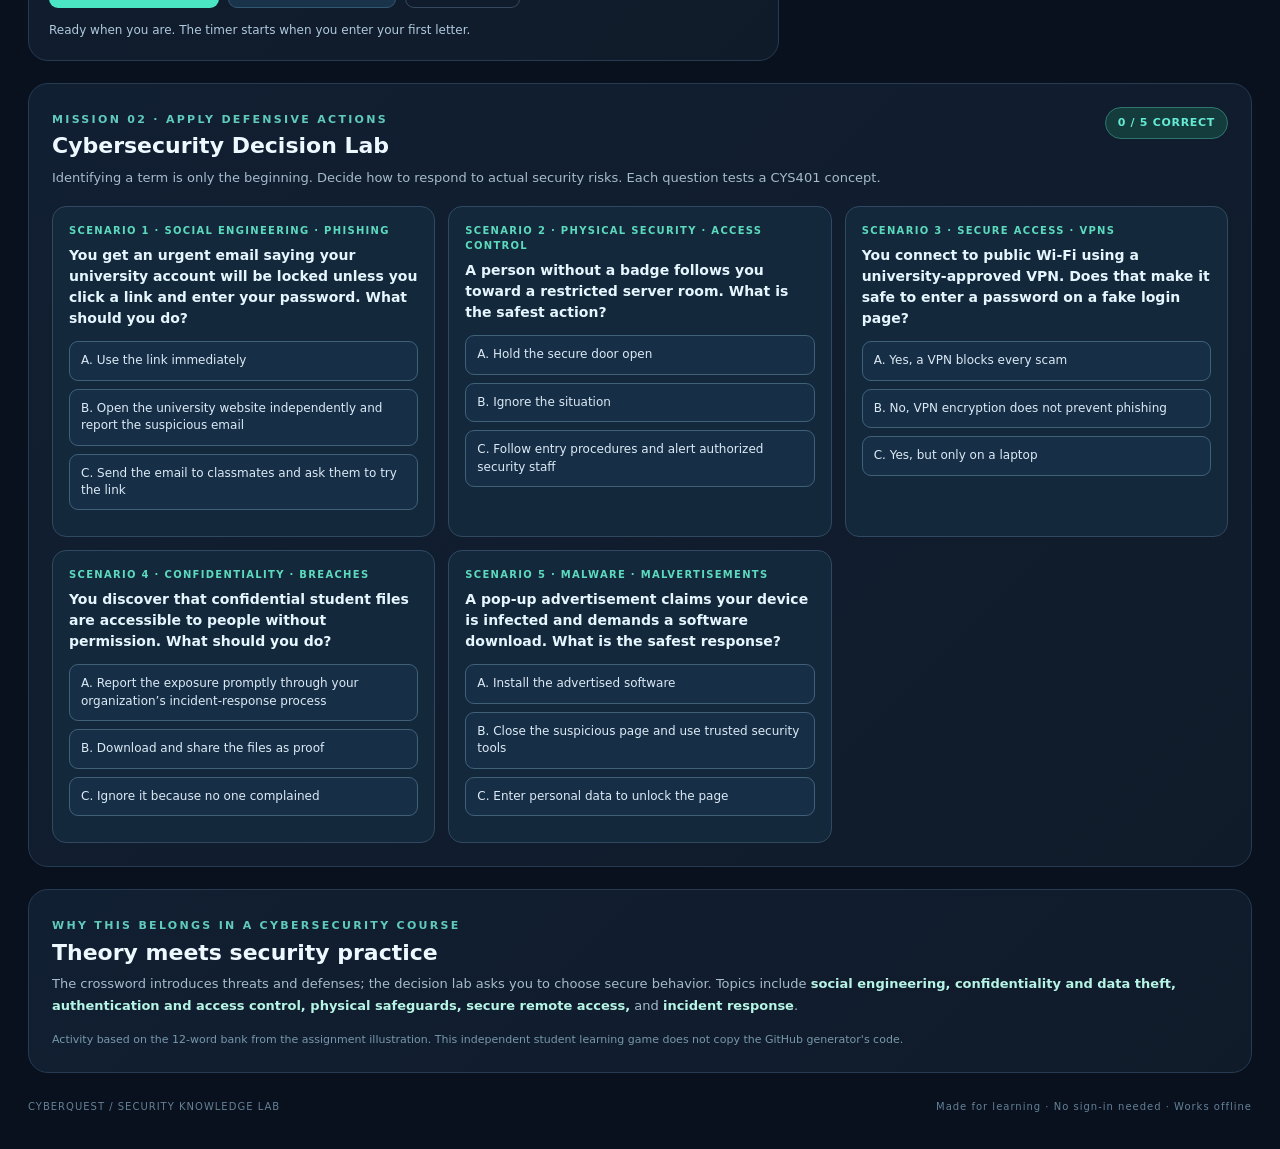
<file: index-3.html>
<!DOCTYPE html>
<html lang="en">
<head>
  <meta charset="utf-8">
  <meta name="viewport" content="width=device-width, initial-scale=1">
  <meta name="theme-color" content="#0c1528">
  <title>CyberQuest | Interactive Cybersecurity Crossword</title>
  <style>
:root{--bg:#09111f;--card:#111e30;--card2:#152439;--border:#263b52;--ink:#eef8ff;--muted:#91a6be;--accent:#4be5c3;--accent2:#55b7ff;--yellow:#ffd486;--red:#ff7585;--size:31px}
*{box-sizing:border-box}body{margin:0;min-height:100vh;background:var(--bg);color:var(--ink);font:15px/1.5 system-ui,-apple-system,BlinkMacSystemFont,"Segoe UI",sans-serif}button,input{font:inherit}button{cursor:pointer}button:focus-visible,input:focus-visible{outline:2px solid var(--accent);outline-offset:3px}
.ambient{position:fixed;z-index:-1;width:500px;height:500px;filter:blur(95px);opacity:.14;pointer-events:none;border-radius:50%}.ambient-1{background:#248dc1;top:-310px;left:-180px}.ambient-2{background:#49dbaa;top:200px;right:-350px}.page{max-width:1420px;margin:0 auto;padding:0 28px}
.topbar{display:flex;justify-content:space-between;align-items:center;gap:15px;border-bottom:1px solid #1e3149;min-height:76px}.brand{font-weight:900;color:var(--ink);letter-spacing:1.5px;text-decoration:none;display:inline-flex;align-items:center;gap:12px;font-size:19px}.brand-icon{display:grid;place-items:center;background:#183d47;border:1px solid #377a7e;border-radius:12px;width:37px;height:37px;color:var(--accent);font-size:24px}.brand-accent,.intro h1 span{color:var(--accent)}.header-tag,.challenge-tag{color:#a9e9d9;background:#132b35;border:1px solid #285158;border-radius:99px;padding:8px 13px;font-size:10px;letter-spacing:1.7px;font-weight:800}.status-dot{display:inline-block;width:7px;height:7px;background:var(--accent);border-radius:50%;margin-right:8px;box-shadow:0 0 9px var(--accent)}
.intro{display:flex;justify-content:space-between;align-items:center;gap:24px;margin:32px 0 27px}.eyebrow{font-size:11px;font-weight:800;letter-spacing:2.3px;color:#60cbbd}.intro h1{font-size:clamp(28px,3.7vw,48px);letter-spacing:-1.9px;line-height:1.15;margin:11px 0 10px}.intro p{margin:0;color:var(--muted);font-size:15px}.challenge-tag{min-width:105px;text-align:center;border-radius:14px;padding:12px 16px;color:var(--accent)}.challenge-tag b{display:block;font-size:31px;line-height:1.2;color:var(--ink)}.challenge-tag small{display:block;font-size:8px;letter-spacing:1.3px;color:var(--muted)}
.dashboard{display:grid;grid-template-columns:repeat(4,1fr);gap:13px;margin-bottom:22px}.stat{background:#111f31;border:1px solid var(--border);border-radius:15px;padding:15px 18px;min-width:0}.stat-label{display:block;color:var(--muted);font-size:10px;letter-spacing:1.25px;font-weight:800}.stat-value{display:block;margin-top:5px;font-size:27px;letter-spacing:-1px;font-variant-numeric:tabular-nums}.stat-value strong{font-weight:800}.stat-muted{color:var(--muted);font-size:14px;font-weight:500}.progress-track{height:6px;margin-top:8px;background:#26384b;border-radius:9px;overflow:hidden}.progress-fill{width:0;height:100%;background:linear-gradient(90deg,var(--accent2),var(--accent));border-radius:9px;transition:width .2s}
.game-layout{display:grid;grid-template-columns:minmax(0,1.65fr) minmax(300px,1fr);gap:18px;align-items:start}.puzzle-panel,.clues-panel{background:linear-gradient(135deg,#111f32,#101b2a);border:1px solid var(--border);border-radius:20px;padding:20px;min-width:0}.panel-head{display:flex;align-items:center;justify-content:space-between;gap:12px}.panel-head h2{font-size:21px;margin:2px 0 0;letter-spacing:-.4px}.legend{display:flex;align-items:center;gap:7px;color:var(--muted);font-size:11px;white-space:nowrap}.legend-active,.legend-correct{width:9px;height:9px;background:var(--accent2);border-radius:3px;display:inline-block;margin-left:8px}.legend-correct{background:var(--accent)}.helper{font-size:12px;color:var(--muted);margin:11px 0 16px}.grid-scroll{max-width:100%;overflow:auto;scrollbar-color:#37526c transparent;border-radius:10px;background:#0b1525;padding:14px;max-height:830px}.crossword-grid{display:grid;grid-template-columns:repeat(var(--columns),var(--size));grid-template-rows:repeat(var(--rows),var(--size));gap:2px;width:max-content;margin:auto}.cell{width:var(--size);height:var(--size);position:relative}.cell.block{background:transparent}.cell input{width:100%;height:100%;border:1px solid #3f5b76;border-radius:4px;padding:3px 0 0;text-align:center;background:#f0f7fb;color:#123046;text-transform:uppercase;font-size:15px;font-weight:800;outline:none;caret-color:transparent;transition:background .12s,border-color .12s}.cell input:focus-visible{outline:2px solid #61bfff;outline-offset:-2px}.cell .cell-number{position:absolute;z-index:2;top:1px;left:2px;color:#30495c;font-size:8px;line-height:1;pointer-events:none;font-weight:800}.cell.part-of-selected input{background:#b9e7ed;border-color:#77b8d8}.cell.cursor input{background:#75caff;border-color:#208aff;color:#062440}.cell.correct input{background:#b5f6de;border-color:#4abf9f}.cell.incorrect input{background:#ffbcc5;border-color:#f57788}.cell.hinted input{box-shadow:inset 0 -3px #dbac3d}.cell.correct.cursor input{background:#7be5c1}.cell.incorrect.cursor input{background:#ff96a7}
.selected-panel{margin-top:17px;border:1px solid #284858;border-radius:13px;background:#112a39;padding:14px 16px}.selected-top{display:flex;justify-content:space-between;gap:10px;align-items:center}.selected-index{font-size:11px;font-weight:900;color:var(--accent);letter-spacing:1.1px}.selected-length{color:var(--muted);font-size:11px}.selected-panel p{margin:8px 0 13px;min-height:24px;font-size:14px}.selected-panel label{font-size:10px;color:#9bbed0;font-weight:800;letter-spacing:1px}.selected-panel label span{letter-spacing:normal;text-transform:none;font-weight:400}.word-entry-row{display:flex;gap:9px;margin-top:6px}.word-entry-row input{width:100%;min-width:0;flex:1;border-radius:9px;background:#0b1827;border:1px solid #416179;color:#fff;padding:10px 12px;text-transform:uppercase;letter-spacing:2px}.mini-btn{border-radius:8px;border:1px solid #478377;background:#205a56;color:#d5fff3;padding:0 16px;white-space:nowrap;font-weight:750;font-size:12px}.mini-btn:hover{background:#267169}.actions{display:flex;gap:9px;flex-wrap:wrap;margin-top:17px}.btn{border-radius:9px;padding:11px 17px;font-size:13px;font-weight:800;border:1px solid transparent;transition:transform .15s,background .15s}.btn:hover,.mini-btn:hover{transform:translateY(-1px)}.btn.primary{background:var(--accent);color:#09243b}.btn.primary:hover{background:#7ef6d9}.btn.secondary{background:#19334a;border-color:#315771;color:#bce8ff}.btn.secondary:hover{background:#244863}.btn.ghost{background:transparent;border-color:#35495f;color:#a1b6c8}.feedback{font-size:12px;color:#afc9de;min-height:19px;margin:13px 0 0}.feedback.error{color:#ff9dac}.feedback.success{color:#79ecc7}
.clue-count{border:1px solid #2d4c5b;border-radius:20px;padding:5px 10px;font-size:10px;letter-spacing:1px;color:#7fbbbc;font-weight:800}.tab-row{display:flex;gap:8px;margin:21px 0 16px;border-bottom:1px solid #314459}.tab{flex:1;background:transparent;border:none;border-bottom:2px solid transparent;padding:12px;color:var(--muted);font-weight:800}.tab.active{border-color:var(--accent);color:var(--accent)}.tab span{background:#24364b;border-radius:9px;padding:2px 6px;margin-left:4px;color:#a8c2d5;font-size:11px}.clue-list{display:flex;flex-direction:column;gap:8px;max-height:744px;overflow:auto;scrollbar-color:#34506a transparent;padding-right:4px}.clue-btn{display:flex;text-align:left;align-items:flex-start;gap:10px;background:#17283e;border:1px solid #293b52;border-radius:10px;width:100%;padding:12px;color:#daeaf4;font-size:13px;line-height:1.4}.clue-btn:hover{border-color:#5687a0;background:#1d344d}.clue-btn.selected{background:#193f4c;border-color:#45bdad}.clue-btn.solved{border-color:#31775f}.clue-no{font-weight:900;color:var(--accent);font-size:12px;min-width:22px}.clue-content{flex:1}.clue-status{color:var(--accent);font-size:17px;line-height:1}.clue-length{display:inline-block;color:#7e9db5;margin-top:6px;font-size:11px}.tip{display:flex;gap:12px;background:#132838;border:1px solid #25495a;margin-top:22px;border-radius:12px;padding:15px;color:#a5c4d5}.tip-icon{width:22px;height:22px;flex:none;border:1px solid #527b89;border-radius:50%;text-align:center;color:var(--accent);font-weight:800}.tip strong{font-size:12px;color:#a9e7e5}.tip p{font-size:12px;margin:3px 0 0}footer{display:flex;justify-content:space-between;gap:15px;flex-wrap:wrap;padding:26px 0 35px;color:#658095;font-size:10px;letter-spacing:1px}.celebration{position:fixed;z-index:10;inset:0;display:grid;place-items:center;background:#03101cdd;padding:20px}.celebration[hidden]{display:none}.win-card{max-width:440px;width:100%;padding:32px;text-align:center;background:#132a3a;border:1px solid #4ba698;border-radius:21px;box-shadow:0 30px 90px #0008}.win-card h2{font-size:32px;margin:8px 0}.win-card p{color:#a0c4d5}.win-card .btn{margin-top:14px}.trophy{font-size:48px}
@media(max-width:1180px){:root{--size:28px}.game-layout{grid-template-columns:minmax(0,1.4fr) minmax(290px,1fr)}.puzzle-panel,.clues-panel{padding:16px}}
@media(max-width:850px){.game-layout{grid-template-columns:minmax(0,1fr)}.clue-list{max-height:360px}.intro h1{font-size:31px}.dashboard{grid-template-columns:repeat(2,1fr)}.legend{display:none}}
@media(max-width:540px){:root{--size:27px}.page{padding:0 13px}.topbar{min-height:62px}.brand{font-size:16px}.header-tag{font-size:8px;padding:6px 8px;letter-spacing:.6px}.intro{margin:22px 0;align-items:flex-start}.intro h1{font-size:29px}.intro p{font-size:13px}.challenge-tag{display:none}.dashboard{gap:8px}.stat{padding:11px 12px}.stat-value{font-size:23px}.puzzle-panel,.clues-panel{border-radius:14px;padding:12px}.grid-scroll{padding:8px}.cell input{font-size:14px}.actions .btn{flex:1 0 35%;padding:10px 8px}.mini-btn{padding:0 11px}.selected-panel{padding:12px}}
@media print{body{background:#fff;color:#000}.ambient,.topbar,.intro,.dashboard,.selected-panel,.actions,.feedback,.clues-panel,footer,.helper,.legend{display:none!important}.game-layout{display:block}.puzzle-panel{background:#fff;border:0}.grid-scroll{max-height:none;overflow:visible;background:#fff}.cell input{border:1px solid #444;color:#000;background:#fff!important}.cell.block{background:#333}.cell.block{print-color-adjust:exact}.crossword-grid{gap:0}}

/* Cybersecurity lesson cards and scenario-based decision lab */
.insight { margin-top:12px;padding:14px 16px;border:1px solid #248775;border-radius:12px;background:#102e31;color:#d3faee }
.insight[hidden] { display:none }
.lesson-label{display:block;color:#65edca;font-size:10px;letter-spacing:1.4px;font-weight:900}
.insight p{font-size:13px;line-height:1.6;margin:8px 0 0}
.insight .defense{color:#a9e4f1}
.word-bank{margin-top:18px;border:1px solid #355069;background:#132336;border-radius:12px;padding:12px 15px;color:#b1cddd;font-size:12px}
.word-bank summary{cursor:pointer;color:#b7edff;font-weight:750}
.word-bank p{margin:9px 0 0;line-height:1.8}
.course-section{margin-top:22px;background:linear-gradient(135deg,#111f32,#101b2a);border:1px solid var(--border);border-radius:20px;padding:23px}
.course-section h2{font-size:22px;margin:3px 0 6px;line-height:1.3}
.section-heading{display:flex;align-items:start;justify-content:space-between;gap:18px;margin-bottom:18px}
.section-heading p,.concept-section p{color:#a6bbcc;margin:6px 0 0;font-size:13px;line-height:1.65}
.challenge-progress{color:#65ead4;white-space:nowrap;border:1px solid #2e756e;background:#153c3c;padding:7px 12px;border-radius:30px;font-size:11px;font-weight:850;letter-spacing:.7px}
.challenge-grid{display:grid;grid-template-columns:repeat(auto-fit,minmax(min(100%,340px),1fr));gap:13px}
.challenge-card{padding:16px;background:#14283b;border:1px solid #304961;border-radius:14px;min-width:0}
.challenge-card h3{font-size:14px;line-height:1.5;margin:7px 0 12px;color:#e5f6ff}
.challenge-card .topic{color:#5cdabd;letter-spacing:1.3px;font-size:10px;font-weight:900}
.challenge-choice{display:block;width:100%;margin:8px 0;background:#172f46;border:1px solid #406078;border-radius:9px;padding:10px 11px;color:#dceaf6;text-align:left;line-height:1.45;font-size:12px}
.challenge-choice:hover:not(:disabled){border-color:#62c8cf;background:#1d4454}
.challenge-choice:disabled{cursor:default;opacity:.88}
.challenge-choice.chosen.correct{background:#154a3e;border-color:#62cfaa;color:#b7ffe4}
.challenge-choice.chosen.wrong{background:#502d3a;border-color:#ff8a96;color:#ffe5e8}
.challenge-feedback{font-size:12px;line-height:1.6;margin-top:10px;color:#bed4e1}
.challenge-feedback strong{color:#9af5d8}.challenge-feedback.error strong{color:#ffb5bd}
.concept-section strong{color:#b6f5e5}
.concept-section .source-note{color:#7798aa;font-size:11px;margin-top:15px}
@media(max-width:700px){.section-heading{flex-direction:column}.course-section{padding:15px;border-radius:14px}}
@media print{.course-section,.insight,.word-bank{display:none!important}}


/* Completed incorrect answers are red immediately, including their intersecting squares. */
.cell.word-wrong input,
.cell.word-wrong.part-of-selected input,
.cell.word-wrong.correct input,
.cell.word-wrong.incorrect input{background:#ffc5ce;border:2px solid #ed3659;color:#75182a;box-shadow:inset 0 0 0 1px #ef5c77}
.cell.word-wrong.cursor input,
.cell.word-wrong.correct.cursor input{background:#ff9eae;border:2px solid #d91d43;color:#580819;box-shadow:0 0 0 2px #ff63887a}
@keyframes wrongPulse{0%{transform:scale(1);filter:brightness(1)}32%{transform:scale(1.10);filter:brightness(1.06)}60%{transform:scale(.98)}100%{transform:scale(1)}}
.cell.word-wrong.flash-wrong input{animation:wrongPulse .48s ease-out}
.legend-wrong{display:inline-block;width:9px;height:9px;background:#ed3659;border-radius:3px;margin-left:8px}
.selected-panel.invalid{border-color:#e94b68;background:#341f32;box-shadow:0 0 0 1px #9e3550aa}
.selected-panel.valid{border-color:#4ac7a0}
.selected-panel.invalid #word-entry{border-color:#ff7590}
.selected-panel.invalid .mini-btn{background:#8f2748;border-color:#ef577c;color:#fff}
.answer-status{font-size:12px;font-weight:800;letter-spacing:.1px;margin:10px 0 0;min-height:18px;color:#9bbbd0}
.answer-status.error{color:#ff9cac}
.answer-status.success{color:#81edc5}
.clue-btn.wrong{border-color:#ec4667;background:#392337}
.clue-btn.wrong .clue-no,.clue-btn.wrong .clue-status{color:#ff8ea2}
@media(prefers-reduced-motion:reduce){.cell.word-wrong.flash-wrong input{animation:none}}
</style>


</head>
<body>
  <div class="ambient ambient-1" aria-hidden="true"></div>
  <div class="ambient ambient-2" aria-hidden="true"></div>
  <div class="page">
    <header class="topbar">
      <a class="brand" href="index.html" aria-label="CyberQuest home">
        <span class="brand-icon" aria-hidden="true">⌘</span>
        <span>CYBER<span class="brand-accent">QUEST</span></span>
      </a>
      <span class="header-tag"><span class="status-dot"></span> CYBERSECURITY CHALLENGE</span>
    </header>

    <main>
      <section class="intro" aria-labelledby="page-title">
        <div>
          <div class="eyebrow">LEARN / PRACTICE / DEFEND</div>
          <h1 id="page-title">Think like a <span>security expert.</span></h1>
          <p>Solve the same 12 terms as the class example, now using real security incidents and defensive decisions.</p>
        </div>
        <div class="challenge-tag" aria-label="Class project 14">PROJECT <b>14</b><small>CROSSWORD GAME</small></div>
      </section>

      <section class="dashboard" aria-label="Game statistics">
        <div class="stat"><span class="stat-label">WORDS SOLVED</span><span class="stat-value"><strong id="solved-count">0</strong><span class="stat-muted"> / 12</span></span></div>
        <div class="stat"><span class="stat-label">YOUR SCORE</span><span class="stat-value"><strong id="score">0</strong><span class="stat-muted"> pts</span></span></div>
        <div class="stat"><span class="stat-label">TIME ELAPSED</span><span class="stat-value"><strong id="timer">00:00</strong></span></div>
        <div class="stat progress-stat"><span class="stat-label">COMPLETION</span><span class="stat-value"><strong id="progress-text">0%</strong></span><div class="progress-track"><div id="progress-fill" class="progress-fill"></div></div></div>
      </section>

      <section class="game-layout" aria-label="Crossword game">
        <div class="puzzle-panel">
          <div class="panel-head">
            <div><span class="eyebrow">MISSION 01 · RECOGNIZE THREATS</span><h2>Crossword Grid</h2></div>
            <div class="legend"><span class="legend-active"></span> Selected <span class="legend-correct"></span> Correct <span class="legend-wrong"></span> Incorrect</div>
          </div>
          <p class="helper">Select a clue or square to begin. A complete incorrect word turns red immediately; a correct word turns green. Click an intersection twice to switch direction.</p>
          <div class="grid-scroll" id="grid-scroll" tabindex="-1"><div class="crossword-grid" id="crossword-grid" role="group" aria-label="Crossword letter grid"></div></div>
          <div class="selected-panel" aria-live="polite">
            <div class="selected-top"><span id="selected-label" class="selected-index">SELECT A CLUE</span><span id="selected-length" class="selected-length"></span></div>
            <p id="selected-clue">Choose an Across or Down clue from the right.</p>
            <label for="word-entry">TYPE THE SELECTED WORD <span>(great for phones)</span></label>
            <div class="word-entry-row">
              <input id="word-entry" autocomplete="off" spellcheck="false" autocapitalize="characters" placeholder="Enter your answer here" aria-label="Answer the selected clue">
              <button id="apply-word" class="mini-btn">Enter word</button>
            </div>
            <p id="selected-status" class="answer-status" aria-live="polite">Complete the word to check it.</p>
          </div>
          <div class="insight" id="lesson" hidden aria-live="polite">
            <span class="lesson-label">SECURITY KNOWLEDGE UNLOCKED</span>
            <p id="lesson-description"></p>
            <p class="defense" id="lesson-defense"></p>
          </div>
          <div class="actions">
            <button id="check-btn" class="btn primary">✓ &nbsp; Check answers</button>
            <button id="hint-btn" class="btn secondary">✧ &nbsp; Reveal a letter</button>
            <button id="reset-btn" class="btn ghost">↻ &nbsp; Restart</button>
          </div>
          <p id="feedback" class="feedback" aria-live="polite">Ready when you are. The timer starts when you enter your first letter.</p>
        </div>

        <aside class="clues-panel" aria-label="Across and down clues">
          <div class="panel-head"><div><span class="eyebrow">YOUR OBJECTIVES</span><h2>Clue List</h2></div><span class="clue-count" id="clue-count">12 CLUES</span></div>
          <div class="tab-row" role="tablist" aria-label="Clue direction">
            <button class="tab active" id="tab-across" role="tab" aria-selected="true" aria-controls="clues-content">Across <span id="across-num"></span></button>
            <button class="tab" id="tab-down" role="tab" aria-selected="false" aria-controls="clues-content">Down <span id="down-num"></span></button>
          </div>
          <div id="clues-content" class="clue-list" role="tabpanel" aria-labelledby="tab-across"></div>
          <details class="word-bank"><summary>Show the original 12-word bank (optional hint)</summary>
            <p>Cybersecurity · Data Theft · Malvertisement · Accessing · Physical Security · Protection · Breaches · Identity Thefts · Hackers · VPNs · Phishing · Security Engineer</p>
          </details>
          <div class="tip"><span class="tip-icon">i</span><div><strong>How points work</strong><p>Each correctly solved word earns 100 points. Each revealed letter costs 15 points. A completed incorrect word turns red immediately. You can also use Check answers at any time.</p></div></div>
        </aside>
      </section>
      <section class="course-section" aria-labelledby="course-title">
        <div class="section-heading"><div><span class="eyebrow">MISSION 02 · APPLY DEFENSIVE ACTIONS</span><h2 id="course-title">Cybersecurity Decision Lab</h2>
        <p>Identifying a term is only the beginning. Decide how to respond to actual security risks. Each question tests a CYS401 concept.</p></div>
        <div class="challenge-progress" id="challenge-progress">0 / 5 CORRECT</div></div>
        <div id="challenge-questions" class="challenge-grid"></div>
      </section>
      <section class="course-section concept-section" aria-labelledby="concept-title">
        <span class="eyebrow">WHY THIS BELONGS IN A CYBERSECURITY COURSE</span>
        <h2 id="concept-title">Theory meets security practice</h2>
        <p>The crossword introduces threats and defenses; the decision lab asks you to choose secure behavior. Topics include <strong>social engineering, confidentiality and data theft, authentication and access control, physical safeguards, secure remote access,</strong> and <strong>incident response</strong>.</p>
        <p class="source-note">Activity based on the 12-word bank from the assignment illustration. This independent student learning game does not copy the GitHub generator's code.</p>
      </section>
      <footer><span>CYBERQUEST / SECURITY KNOWLEDGE LAB</span><span>Made for learning · No sign-in needed · Works offline</span></footer>
    </main>
  </div>
  <div class="celebration" id="celebration" hidden role="dialog" aria-labelledby="win-title" aria-modal="true">
    <div class="win-card">
      <div class="trophy">🏆</div>
      <div class="eyebrow">MISSION ACCOMPLISHED</div>
      <h2 id="win-title">Crossword completed!</h2>
      <p id="win-summary"></p>
      <button id="play-again" class="btn primary">Play again</button>
    </div>
  </div>
<script>
// CyberQuest puzzle data.
const PUZZLE = {
  "width": 18,
  "height": 23,
  "entries": [
    {
      "answer": "CYBERSECURITY",
      "clue": "A company uses firewalls, security training, and access policies to defend its computers, networks, and information from digital attacks. What is the name of this field?",
      "r": 0,
      "c": 3,
      "dir": "across",
      "number": 1,
      "lesson": "Cybersecurity combines people, processes and technologies to protect digital assets.",
      "defense": "Course link: security principles, threats, controls and the CIA triad."
    },
    {
      "answer": "IDENTITYTHEFTS",
      "clue": "Criminals steal several people’s personal details, then impersonate them to open fraudulent accounts. What are these crimes called? (two words, plural)",
      "r": 0,
      "c": 13,
      "dir": "down",
      "number": 2,
      "lesson": "Identity theft occurs when personal information is used to impersonate someone fraudulently.",
      "defense": "Defend: protect personal data, verify requests and use MFA."
    },
    {
      "answer": "BREACHES",
      "clue": "Several incidents expose confidential patient records to people without permission. These incidents are called data _____. (plural)",
      "r": 2,
      "c": 7,
      "dir": "across",
      "number": 3,
      "lesson": "A breach is a security incident involving compromised protected data or systems.",
      "defense": "Defend: report suspected incidents quickly and follow incident-response procedures."
    },
    {
      "answer": "PHYSICALSECURITY",
      "clue": "A company protects its server room with locked doors, cameras, and employee ID badges. What type of security is this? (two words)",
      "r": 5,
      "c": 0,
      "dir": "across",
      "number": 4,
      "lesson": "Physical controls protect buildings, devices and information from unauthorized physical access.",
      "defense": "Defend: badge checks, locked equipment areas and visitor verification."
    },
    {
      "answer": "ACCESSING",
      "clue": "An authorized employee logs in and opens records in a company database. What action is the employee performing? (ends in -ing)",
      "r": 5,
      "c": 17,
      "dir": "down",
      "number": 5,
      "lesson": "Access to systems must be approved, authenticated and limited to authorized resources.",
      "defense": "Defend: use strong authentication, authorization and access logs."
    },
    {
      "answer": "MALVERTISEMENT",
      "clue": "A harmful online advertisement redirects visitors from a legitimate website to a malware download. What is this malicious advertisement called?",
      "r": 8,
      "c": 0,
      "dir": "across",
      "number": 6,
      "lesson": "A malvertisement is a malicious online advertisement used to lead people to harmful sites or software.",
      "defense": "Defend: maintain browser security updates and avoid unexpected ads and downloads."
    },
    {
      "answer": "SECURITYENGINEER",
      "clue": "Which cybersecurity professional designs, builds, and tests technical defenses such as firewalls and secure network configurations? (two-word job title)",
      "r": 10,
      "c": 0,
      "dir": "across",
      "number": 7,
      "lesson": "A security engineer builds, tests and maintains safeguards in digital infrastructure.",
      "defense": "Course link: implementing technical controls and secure system design."
    },
    {
      "answer": "PHISHING",
      "clue": "A fake message that looks like it came from university IT leads students to a counterfeit login page to steal their passwords. Which social-engineering attack is this?",
      "r": 13,
      "c": 10,
      "dir": "across",
      "number": 8,
      "lesson": "Phishing is social engineering that tricks people into revealing information or taking unsafe actions.",
      "defense": "Defend: inspect senders, avoid suspicious links and report unexpected credential requests."
    },
    {
      "answer": "PROTECTION",
      "clue": "Encryption, backups, and access controls all aim to keep sensitive information safe. What is this shared goal called?",
      "r": 13,
      "c": 10,
      "dir": "down",
      "number": 8,
      "lesson": "Protection means lowering security risks through preventive and defensive controls.",
      "defense": "Defend: combine MFA, patching, encryption, backups and awareness training."
    },
    {
      "answer": "DATATHEFT",
      "clue": "An attacker secretly copies confidential research files from a university server without permission. What crime has occurred? (two words)",
      "r": 16,
      "c": 8,
      "dir": "across",
      "number": 9,
      "lesson": "Data theft is the unauthorized copying or taking of confidential information.",
      "defense": "Defend: apply least privilege, monitor access and encrypt sensitive records."
    },
    {
      "answer": "HACKERS",
      "clue": "People who use technical skills to examine or exploit computer systems can act ethically or maliciously. What are they called? (plural)",
      "r": 16,
      "c": 13,
      "dir": "down",
      "number": 10,
      "lesson": "A hacker uses technical skills to examine or access systems; ethical and malicious intentions differ.",
      "defense": "Defend: patch vulnerabilities, apply least privilege and monitor suspicious activity."
    },
    {
      "answer": "VPNS",
      "clue": "Remote employees use encrypted network tunnels to connect securely to organizational resources over the internet. What are these technologies called? (plural acronym)",
      "r": 22,
      "c": 8,
      "dir": "across",
      "number": 11,
      "lesson": "Virtual private networks encrypt traffic between a device and a VPN endpoint.",
      "defense": "Defend: use trusted, institution-approved VPNs where appropriate; VPNs do not prevent phishing."
    }
  ]
};

(() => {
  'use strict';

  const puzzle = PUZZLE;
  const entries = puzzle.entries.map((entry) => ({ ...entry,
    id: `${entry.number}-${entry.dir}`,
    cells: Array.from({ length: entry.answer.length }, (_, i) => ({
      r: entry.r + (entry.dir === 'down' ? i : 0),
      c: entry.c + (entry.dir === 'across' ? i : 0)
    }))
  }));
  const byId = new Map(entries.map((entry) => [entry.id, entry]));
  const cells = new Map();
  const inputs = new Map();
  const startNumbers = new Map();
  const hintedCells = new Set();
  let selected = null;
  let activeKey = null;
  let activeTab = 'across';
  let hintsUsed = 0;
  let startedAt = null;
  let elapsedMillis = 0;
  let timerId = null;
  let checked = false;
  let finished = false;
  let previouslyWrong = new Set();

  const $ = (id) => document.getElementById(id);
  const cellKey = (r, c) => `${r},${c}`;
  const getEntryText = (entry) => entry.cells.map(({r, c}) => cells.get(cellKey(r, c)).value).join('');
  const isSolved = (entry) => getEntryText(entry) === entry.answer;
  const isComplete = (entry) => entry.cells.every(({r,c}) => Boolean(cells.get(cellKey(r,c)).value));
  const isWrong = (entry) => isComplete(entry) && !isSolved(entry);
  const activeCellEntries = (key) => cells.get(key)?.entries || [];

  entries.forEach((entry) => {
    startNumbers.set(cellKey(entry.r, entry.c), entry.number);
    entry.cells.forEach(({r, c}, i) => {
      const key = cellKey(r, c);
      if (!cells.has(key)) cells.set(key, { answer: entry.answer[i], value: '', entries: [] });
      if (cells.get(key).answer !== entry.answer[i]) {
        throw new Error(`Conflicting words at ${key}`);
      }
      cells.get(key).entries.push(entry.id);
    });
  });

  function makeGrid() {
    const board = $('crossword-grid');
    board.style.setProperty('--columns', String(puzzle.width));
    board.style.setProperty('--rows', String(puzzle.height));
    for (let r = 0; r < puzzle.height; r++) {
      for (let c = 0; c < puzzle.width; c++) {
        const key = cellKey(r, c);
        const wrapper = document.createElement('div');
        wrapper.className = 'cell';
        if (!cells.has(key)) {
          wrapper.classList.add('block');
          wrapper.setAttribute('aria-hidden', 'true');
        } else {
          const number = startNumbers.get(key);
          if (number !== undefined) {
            const label = document.createElement('span');
            label.className = 'cell-number';
            label.textContent = String(number);
            wrapper.appendChild(label);
          }
          const input = document.createElement('input');
          input.type = 'text';
          input.maxLength = 1;
          input.autocomplete = 'off';
          input.spellcheck = false;
          input.autocapitalize = 'characters';
          input.setAttribute('aria-label', `Row ${r + 1} column ${c + 1}${number !== undefined ? `, clue ${number}` : ''}`);
          input.dataset.key = key;
          input.addEventListener('click', () => {
            const options = activeCellEntries(key);
            if (selected && selected.cells.some(({r: rr, c: cc}) => cellKey(rr, cc) === key) && options.length > 1) {
              const other = options.find((id) => id !== selected.id);
              if (other) selectEntry(byId.get(other), key, false);
              else selectEntry(selected, key, false);
            } else {
              selectEntry(findPreferredEntry(key), key, false);
            }
          });
          input.addEventListener('focus', () => {
            activeKey = key;
            if (!selected || !selected.cells.some(({r: rr, c: cc}) => cellKey(rr, cc) === key)) {
              selectEntry(findPreferredEntry(key), key, false);
            } else {
              refreshClasses();
            }
          });
          input.addEventListener('input', (event) => {
            if (finished) return;
            const typed = event.target.value.replace(/[^a-z]/gi, '').slice(-1).toUpperCase();
            setCell(key, typed);
            if (typed) {
              beginTimer();
              const nextKey = adjacentInEntry(key, 1);
              if (nextKey) focusKey(nextKey);
            }
            checked = false;
            updateUI(true);
          });
          input.addEventListener('keydown', (event) => onCellKeydown(event, key));
          wrapper.appendChild(input);
          inputs.set(key, input);
        }
        board.appendChild(wrapper);
      }
    }
  }

  function findPreferredEntry(key) {
    const options = activeCellEntries(key);
    const desired = options.find((id) => byId.get(id).dir === activeTab);
    return byId.get(desired || options[0]);
  }

  function selectEntry(entry, cursorKey = null, scrollClue = false) {
    if (!entry) return;
    selected = entry;
    activeTab = entry.dir;
    activeKey = cursorKey || cellKey(entry.r, entry.c);
    $('selected-label').textContent = `${entry.number} ${entry.dir.toUpperCase()}`;
    $('selected-length').textContent = `${entry.answer.length} LETTERS`;
    $('selected-clue').textContent = entry.clue;
    $('word-entry').value = getEntryText(entry);
    updateTabs();
    renderClues(scrollClue);
    refreshClasses();
    updateLesson();
    updateSelectedValidation();
    scrollGridToCell(activeKey);
  }

  function scrollGridToCell(key) {
    const input = inputs.get(key);
    const box = $('grid-scroll');
    if (!input) return;
    const left = input.parentElement.offsetLeft;
    const top = input.parentElement.offsetTop;
    if (left < box.scrollLeft + 12 || left + input.offsetWidth > box.scrollLeft + box.clientWidth - 12) {
      box.scrollLeft = Math.max(0, left - box.clientWidth / 2);
    }
    if (top < box.scrollTop + 10 || top + input.offsetHeight > box.scrollTop + box.clientHeight - 10) {
      box.scrollTop = Math.max(0, top - box.clientHeight / 2);
    }
  }

  function focusKey(key) {
    activeKey = key;
    const input = inputs.get(key);
    if (input) input.focus({ preventScroll: true });
    refreshClasses();
    scrollGridToCell(key);
  }

  function adjacentInEntry(key, offset) {
    if (!selected) return null;
    const index = selected.cells.findIndex(({r, c}) => cellKey(r, c) === key);
    if (index === -1) return null;
    const target = selected.cells[index + offset];
    return target ? cellKey(target.r, target.c) : null;
  }

  function onCellKeydown(event, key) {
    if (finished) { event.preventDefault(); return; }
    if (event.key === ' ' && activeCellEntries(key).length > 1) {
      event.preventDefault();
      const other = activeCellEntries(key).find((id) => id !== selected.id);
      selectEntry(byId.get(other), key, false);
      return;
    }
    if (event.key === 'Enter') { event.preventDefault(); checkAnswers(); return; }
    if (event.key === 'Backspace') {
      event.preventDefault();
      const hadCharacter = Boolean(cells.get(key).value);
      setCell(key, '');
      if (!hadCharacter) { const previous = adjacentInEntry(key, -1); if (previous) focusKey(previous); }
      checked = false;
      updateUI(true);
      return;
    }
    if (event.key === 'Delete') { event.preventDefault(); setCell(key, ''); checked = false; updateUI(true); return; }
    const arrows = {
      ArrowRight: [0, 1, 'across'], ArrowLeft: [0, -1, 'across'],
      ArrowDown: [1, 0, 'down'], ArrowUp: [-1, 0, 'down']
    };
    if (arrows[event.key]) {
      event.preventDefault();
      const [dr, dc, direction] = arrows[event.key];
      const available = activeCellEntries(key).find((id) => byId.get(id).dir === direction);
      if (available && selected.dir !== direction) selectEntry(byId.get(available), key, false);
      const [r, c] = key.split(',').map(Number);
      const nextKey = cellKey(r + dr, c + dc);
      if (cells.has(nextKey)) focusKey(nextKey);
    }
  }

  function updateTabs() {
    ['across', 'down'].forEach((dir) => {
      const button = $(`tab-${dir}`);
      const active = dir === activeTab;
      button.classList.toggle('active', active);
      button.setAttribute('aria-selected', String(active));
      if (active) $('clues-content').setAttribute('aria-labelledby', button.id);
    });
  }

  function renderClues(scrollToSelected = false) {
    const list = $('clues-content');
    list.replaceChildren();
    const visible = entries.filter((entry) => entry.dir === activeTab).sort((a, b) => a.number - b.number);
    visible.forEach((entry) => {
      const button = document.createElement('button');
      button.type = 'button';
      button.className = 'clue-btn';
      button.classList.toggle('selected', selected?.id === entry.id);
      button.classList.toggle('solved', isSolved(entry));
      button.classList.toggle('wrong', isWrong(entry));
      button.setAttribute('aria-pressed', String(selected?.id === entry.id));
      const no = document.createElement('span');
      no.className = 'clue-no'; no.textContent = String(entry.number).padStart(2, '0');
      const content = document.createElement('span'); content.className = 'clue-content';
      const question = document.createElement('span'); question.textContent = entry.clue;
      const length = document.createElement('span'); length.className = 'clue-length'; length.textContent = `${entry.answer.length} letters`;
      content.append(question, document.createElement('br'), length);
      button.append(no, content);
      if (isSolved(entry) || isWrong(entry)) {
        const tick = document.createElement('span');
        tick.className = 'clue-status';
        tick.textContent = isSolved(entry) ? '✓' : '✕';
        tick.setAttribute('aria-label', isSolved(entry) ? 'Correct word' : 'Incorrect word');
        button.appendChild(tick);
      }
      button.addEventListener('click', () => { selectEntry(entry, null, false); });
      list.appendChild(button);
      if (scrollToSelected && selected?.id === entry.id) {
        button.scrollIntoView({block: 'nearest'});
      }
    });
  }

  function setCell(key, value) {
    cells.get(key).value = value;
    inputs.get(key).value = value;
  }

  function refreshClasses() {
    const selectedKeys = new Set(selected ? selected.cells.map(({r, c}) => cellKey(r, c)) : []);
    const solvedKeys = new Set(entries.filter(isSolved).flatMap((entry) => entry.cells.map(({r, c}) => cellKey(r, c))));
    const wrongEntries = entries.filter(isWrong);
    const wrongKeys = new Set(wrongEntries.flatMap((entry) => entry.cells.map(({r, c}) => cellKey(r, c))));
    for (const [key, input] of inputs) {
      const elem = input.parentElement;
      elem.classList.remove('flash-wrong');
      elem.classList.toggle('part-of-selected', selectedKeys.has(key));
      elem.classList.toggle('cursor', key === activeKey);
      elem.classList.toggle('correct', solvedKeys.has(key));
      elem.classList.toggle('word-wrong', wrongKeys.has(key));
      elem.classList.toggle('incorrect', checked && Boolean(cells.get(key).value) && cells.get(key).answer !== cells.get(key).value);
      elem.classList.toggle('hinted', hintedCells.has(key));
      input.setAttribute('aria-invalid', String(wrongKeys.has(key) || (checked && Boolean(cells.get(key).value) && cells.get(key).answer !== cells.get(key).value)));
    }
    // Pulse only when a word first becomes fully filled and incorrect.
    const newlyWrong = wrongEntries.filter((entry) => !previouslyWrong.has(entry.id));
    for (const entry of newlyWrong) {
      for (const {r,c} of entry.cells) inputs.get(cellKey(r,c)).parentElement.classList.add('flash-wrong');
    }
    previouslyWrong = new Set(wrongEntries.map((entry) => entry.id));
  }

  function updateSelectedValidation() {
    const panel = document.querySelector('.selected-panel');
    const status = $('selected-status');
    const wrong = selected && isWrong(selected);
    const correct = selected && isSolved(selected);
    panel.classList.toggle('invalid', Boolean(wrong));
    panel.classList.toggle('valid', Boolean(correct));
    status.className = `answer-status ${wrong ? 'error' : correct ? 'success' : ''}`;
    status.textContent = wrong ? '✕ Incorrect answer — this word is highlighted in red. Try again.'
      : correct ? '✓ Correct! Security lesson unlocked below.'
      : 'Complete the word to check it automatically.';
    $('word-entry').setAttribute('aria-invalid', String(Boolean(wrong)));
  }

  function updateUI(announce = false) {
    const count = entries.filter(isSolved).length;
    $('solved-count').textContent = String(count);
    $('score').textContent = String(Math.max(0, count * 100 - hintsUsed * 15));
    $('progress-text').textContent = `${Math.round(count / entries.length * 100)}%`;
    $('progress-fill').style.width = `${count / entries.length * 100}%`;
    if (selected && document.activeElement !== $('word-entry')) $('word-entry').value = getEntryText(selected);
    renderClues();
    refreshClasses();
    updateLesson();
    updateSelectedValidation();
    if (announce && selected) {
      if (isWrong(selected)) setFeedback(`✕ ${selected.number} ${selected.dir}: Incorrect word — red means try again.`, 'error');
      else if (isSolved(selected)) setFeedback(`✓ ${selected.number} ${selected.dir}: Correct! The word is green.`, 'success');
      else setFeedback('Keep going! Your answer will be checked automatically when the word is complete.');
    }
    if (count === entries.length && !finished) win();
  }

  function updateLesson() {
    const card = $('lesson');
    if (!selected || !isSolved(selected)) { card.hidden = true; return; }
    $('lesson-description').textContent = selected.lesson;
    $('lesson-defense').textContent = selected.defense;
    card.hidden = false;
  }

  function setFeedback(message, kind = '') {
    const feedback = $('feedback');
    feedback.textContent = message;
    feedback.className = `feedback ${kind}`;
  }

  function beginTimer() {
    if (startedAt !== null || finished) return;
    startedAt = performance.now();
    timerId = setInterval(showTime, 250);
  }

  function showTime() {
    const millis = elapsedMillis + (startedAt === null ? 0 : performance.now() - startedAt);
    const seconds = Math.floor(millis / 1000);
    $('timer').textContent = `${String(Math.floor(seconds / 60)).padStart(2, '0')}:${String(seconds % 60).padStart(2, '0')}`;
  }

  function applyWord() {
    if (!selected || finished) return;
    const text = $('word-entry').value.replace(/[^a-z]/gi, '').toUpperCase().slice(0, selected.answer.length);
    selected.cells.forEach(({r, c}, i) => setCell(cellKey(r, c), text[i] || ''));
    if (text) beginTimer();
    checked = false;
    updateUI(true);
  }

  function checkAnswers() {
    if (finished) return;
    checked = true;
    const solved = entries.filter(isSolved).length;
    const wrong = entries.filter(isWrong).length;
    const remaining = entries.length - solved;
    if (remaining === 0) { win(); return; }
    setFeedback(`${solved} of ${entries.length} correct. ${wrong ? `${wrong} completed ${wrong === 1 ? 'word needs' : 'words need'} another look.` : 'Keep solving the remaining clues!'} Incorrect completed words are red; any remaining incorrect letters are highlighted in pink.`, wrong ? 'error' : '');
    updateUI();
  }

  function revealLetter() {
    if (!selected || finished) return;
    const missingIndex = selected.cells.findIndex(({r, c}, i) => cells.get(cellKey(r, c)).value !== selected.answer[i]);
    if (missingIndex === -1) {
      setFeedback('This word is already correct. Choose another clue.','success'); return;
    }
    const {r, c} = selected.cells[missingIndex];
    const key = cellKey(r, c);
    setCell(key, selected.answer[missingIndex]);
    if (!hintedCells.has(key)) { hintsUsed += 1; hintedCells.add(key); }
    beginTimer();
    checked = false;
    focusKey(key);
    updateUI();
    setFeedback(`One letter revealed in ${selected.number} ${selected.dir}. A 15-point hint penalty was applied.`);
  }

  function win() {
    if (finished) return;
    finished = true;
    clearInterval(timerId);
    if (startedAt !== null) { elapsedMillis += performance.now() - startedAt; startedAt = null; }
    showTime();
    const score = Math.max(0, entries.length * 100 - hintsUsed * 15);
    $('win-summary').textContent = `You solved all ${entries.length} words in ${$('timer').textContent}, earning ${score} points${hintsUsed ? ` with ${hintsUsed} hint${hintsUsed === 1 ? '' : 's'}` : ' without using a hint'}!`;
    $('celebration').hidden = false;
    $('play-again').focus();
  }

  function restart() {
    if (!finished && [...cells.values()].some((cell) => cell.value) && !confirm('Clear all of your answers and restart the timer?')) return;
    for (const key of cells.keys()) setCell(key, '');
    clearInterval(timerId);
    startedAt = null;
    elapsedMillis = 0;
    hintsUsed = 0;
    hintedCells.clear();
    checked = false;
    finished = false;
    $('celebration').hidden = true;
    $('timer').textContent = '00:00';
    previouslyWrong = new Set();
    selectEntry(entries.find((entry) => entry.dir === 'across'), null, false);
    updateUI();
    setFeedback('New attempt ready. The timer starts when you enter your first letter.');
  }

  const challenges = [
    { topic: 'SOCIAL ENGINEERING · PHISHING',
      prompt: 'You get an urgent email saying your university account will be locked unless you click a link and enter your password. What should you do?',
      options: ['Use the link immediately', 'Open the university website independently and report the suspicious email', 'Send the email to classmates and ask them to try the link'],
      correct: 1, why: 'Phishing uses urgency and imitation to steal credentials. Verify using an official channel and report suspicious messages.' },
    { topic: 'PHYSICAL SECURITY · ACCESS CONTROL',
      prompt: 'A person without a badge follows you toward a restricted server room. What is the safest action?',
      options: ['Hold the secure door open', 'Ignore the situation', 'Follow entry procedures and alert authorized security staff'],
      correct: 2, why: 'Tailgating can bypass physical access controls. Follow authorization and visitor procedures.' },
    { topic: 'SECURE ACCESS · VPNS',
      prompt: 'You connect to public Wi-Fi using a university-approved VPN. Does that make it safe to enter a password on a fake login page?',
      options: ['Yes, a VPN blocks every scam', 'No, VPN encryption does not prevent phishing', 'Yes, but only on a laptop'],
      correct: 1, why: 'VPNs protect traffic between your device and a VPN endpoint but cannot prove that a website is genuine.' },
    { topic: 'CONFIDENTIALITY · BREACHES',
      prompt: 'You discover that confidential student files are accessible to people without permission. What should you do?',
      options: ['Report the exposure promptly through your organization’s incident-response process', 'Download and share the files as proof', 'Ignore it because no one complained'],
      correct: 0, why: 'Possible data breaches should be reported promptly while preserving evidence safely and limiting further exposure.' },
    { topic: 'MALWARE · MALVERTISEMENTS',
      prompt: 'A pop-up advertisement claims your device is infected and demands a software download. What is the safest response?',
      options: ['Install the advertised software', 'Close the suspicious page and use trusted security tools', 'Enter personal data to unlock the page'],
      correct: 1, why: 'Malicious advertisements exploit fear or curiosity to spread unwanted software and steal information.' }
  ];
  const answeredChallenges = new Map();

  function renderChallenges() {
    const root = $('challenge-questions');
    root.replaceChildren();
    challenges.forEach((challenge, index) => {
      const article = document.createElement('article');
      article.className = 'challenge-card';
      const topic = document.createElement('div'); topic.className = 'topic'; topic.textContent = `SCENARIO ${index + 1} · ${challenge.topic}`;
      const heading = document.createElement('h3'); heading.textContent = challenge.prompt;
      const feedback = document.createElement('div'); feedback.className = 'challenge-feedback'; feedback.setAttribute('aria-live', 'polite');
      const buttons = challenge.options.map((option, choice) => {
        const btn = document.createElement('button'); btn.type = 'button'; btn.className = 'challenge-choice'; btn.textContent = `${String.fromCharCode(65 + choice)}. ${option}`;
        btn.addEventListener('click', () => {
          if (answeredChallenges.has(index)) return;
          answeredChallenges.set(index, choice === challenge.correct);
          buttons.forEach((b, i) => {
            b.disabled = true;
            if (i === choice) b.classList.add('chosen', choice === challenge.correct ? 'correct' : 'wrong');
            if (choice !== challenge.correct && i === challenge.correct) b.classList.add('correct');
          });
          const status = document.createElement('strong'); status.textContent = choice === challenge.correct ? 'Correct decision. ' : 'Not quite. ';
          feedback.append(status, document.createTextNode(challenge.why));
          feedback.classList.toggle('error', choice !== challenge.correct);
          const nCorrect = [...answeredChallenges.values()].filter(Boolean).length;
          $('challenge-progress').textContent = `${nCorrect} / ${challenges.length} CORRECT`;
        });
        return btn;
      });
      article.append(topic, heading, ...buttons, feedback);
      root.appendChild(article);
    });
  }

  function init() {
    $('across-num').textContent = entries.filter((entry) => entry.dir === 'across').length;
    $('down-num').textContent = entries.filter((entry) => entry.dir === 'down').length;
    $('clue-count').textContent = `${entries.length} CLUES`;
    makeGrid();
    renderChallenges();
    ['across', 'down'].forEach((direction) => {
      $(`tab-${direction}`).addEventListener('click', () => {
        activeTab = direction;
        const target = entries.find((entry) => entry.dir === direction && entry.number === selected?.number) || entries.find((entry) => entry.dir === direction);
        selectEntry(target, null, false);
      });
    });
    $('apply-word').addEventListener('click', applyWord);
    $('word-entry').addEventListener('keydown', (event) => { if (event.key === 'Enter') { event.preventDefault(); applyWord(); } });
    $('check-btn').addEventListener('click', checkAnswers);
    $('hint-btn').addEventListener('click', revealLetter);
    $('reset-btn').addEventListener('click', restart);
    $('play-again').addEventListener('click', restart);
    selectEntry(entries.find((entry) => entry.dir === 'across'), null, false);
    updateUI();
  }
  init();
})();

</script>
</body>
</html>
</file>
<file: style.css>
:root {
      color-scheme: light;
      --black: #0b0b0b;
      --paper: #f2f2f0;
      --white: #f7f7f7;
      --ink: #111111;
      --dim: #565656;
      --line: #d5d5d2;
      --correct: #b9efd2;
      --wrong: #ffb4bd;
      --size: clamp(25px, 2.5vw, 40px);
    }
    * { box-sizing: border-box; }
    html { scroll-behavior: smooth; }
    body { margin: 0; font-family: Arial, Helvetica, sans-serif; color: var(--ink); background: var(--paper); }
    button, input { font: inherit; }
    button { cursor: pointer; }
    button:focus-visible, input:focus-visible, summary:focus-visible { outline: 3px solid #777; outline-offset: 3px; }
    button:disabled { cursor: default; }
    [hidden] { display: none !important; }

    .infographic-layout { display: grid; grid-template-columns: minmax(0, 52%) minmax(0, 48%); min-height: 100vh; }
    .left-side { background: var(--black); color: #fff; min-width: 0; display: flex; flex-direction: column; padding: 30px clamp(15px, 2.6vw, 48px) 26px; }
    .board-top { display: flex; align-items: center; justify-content: space-between; gap: 15px; }
    .logo { color: white; text-decoration: none; font-size: 16px; font-weight: 900; letter-spacing: .11em; }
    .logo .outline { display: inline-block; border: 2px solid currentColor; padding: 6px 9px; margin-right: 9px; }
    .board-tag { font-size: 10px; letter-spacing: .12em; color: #bbb; text-transform: uppercase; text-align: right; }
    .board-heading { margin: 29px 0 11px; font-size: 11px; color: #b6b6b6; letter-spacing: .16em; font-weight: 700; text-transform: uppercase; }
    .grid-scroll { width: 100%; max-width: 100%; overflow: auto; padding: 6px 2px 13px; scrollbar-color: #676767 #111; }
    .crossword-grid { display: grid; grid-template-columns: repeat(var(--columns), var(--size)); grid-template-rows: repeat(var(--rows), var(--size)); gap: 1px; margin: 0 auto; width: max-content; background: #0b0b0b; }
    .cell { position: relative; width: var(--size); height: var(--size); }
    .cell.block { background: var(--black); }
    .cell input { width: 100%; height: 100%; margin: 0; border: 1px solid #191919; border-radius: 0; background: #efefef; color: #131313; text-align: center; outline: none; caret-color: transparent; padding: 7px 1px 1px; text-transform: uppercase; font-size: clamp(14px, 1.6vw, 23px); font-weight: 700; transition: background .13s, border-color .13s; }
    .cell .cell-number { position: absolute; z-index: 1; left: 4px; top: 2px; font-size: clamp(8px, .75vw, 11px); line-height: 1; font-weight: 700; pointer-events: none; color: #111; }
    .cell.part-of-selected input { background: #dedede; border-color: #202020; }
    .cell.cursor input { background: #c7c7c7; box-shadow: inset 0 0 0 2px #555; }
    
    .cell.letter-correct input, .cell.letter-correct.part-of-selected input,
    .cell.letter-correct.cursor input { background: var(--correct); color: #125032; border: 2px solid #228650; box-shadow: inset 0 0 0 1px #71c99b; }
    .cell.letter-wrong input, .cell.letter-wrong.part-of-selected input,
    .cell.letter-wrong.cursor input { background: var(--wrong); color: #650a22; border: 2px solid #d31a43; box-shadow: inset 0 0 0 1px #fa768c; }
    .cell.hinted input { box-shadow: inset 0 -3px #d9a644; }
    @keyframes letterShake {
      0%,100% { transform: translateX(0); }
      20%,60% { transform: translateX(-4px); }
      40%,80% { transform: translateX(4px); }
    }
    .cell.shake-wrong input { animation: letterShake .36s ease-in-out; }
    .board-under { margin-top: auto; padding-top: 20px; }
    .legend { display: flex; flex-wrap: wrap; gap: 12px; align-items: center; color: #bbb; font-size: 11px; }
    .legend span { display: inline-flex; align-items: center; gap: 5px; }
    .legend i { width: 12px; height: 12px; display: inline-block; border: 1px solid #666; background: #efefef; }
    .legend .active { background: #c7c7c7; }
    .legend .good { background: var(--correct); }
    .legend .bad { background: var(--wrong); }
    .board-help { color: #b6b6b6; margin: 14px 0; max-width: 520px; font-size: 12px; line-height: 1.55; }
    .board-stats { display: grid; grid-template-columns: repeat(3, minmax(0,1fr)); margin-top: 16px; padding-top: 16px; border-top: 1px solid #454545; gap: 13px; }
    .board-stats .label { display: block; font-size: 9px; letter-spacing: .12em; color: #aaa; margin-bottom: 5px; }
    .board-stats strong { font-size: clamp(19px, 2.1vw, 29px); font-weight: 700; }
    .stat-muted { font-size: 13px; color: #999; }

    .right-side { background: var(--paper); min-width: 0; padding: clamp(27px, 4vw, 66px) clamp(24px, 4vw, 72px) 35px; display: flex; flex-direction: column; }
    .eyebrow { text-transform: uppercase; letter-spacing: .16em; font-size: 11px; font-weight: 800; color: #545454; }
    .right-side h1 { font-size: clamp(44px, 5.2vw, 88px); line-height: .98; letter-spacing: -.068em; margin: 26px 0 18px; font-weight: 500; }
    .subtitle { margin: 0 0 20px; line-height: 1.5; font-size: clamp(14px, 1.4vw, 19px); color: #555; max-width: 550px; }
    .stat-line { display: flex; align-items: center; justify-content: space-between; gap: 10px; padding: 13px 0; border-top: 1px solid #c9c9c7; border-bottom: 1px solid #c9c9c7; }
    .stat-line span { font-size: 11px; font-weight: 800; letter-spacing: .08em; text-transform: uppercase; }
    .progress-track { height: 5px; width: 100%; max-width: 180px; background: #d9d9d6; }
    .progress-fill { height: 100%; width: 0; background: #181818; transition: width .18s; }
    .content-section { margin-top: 23px; }
    .mini-header { display: flex; justify-content: space-between; align-items: center; gap: 10px; }
    .mini-header h2 { margin: 0; font-size: 17px; font-weight: 800; }
    .clue-count { font-size: 11px; font-weight: 800; color: #777; }
    .selected-panel { background: #fff; border: 1.5px solid #111; padding: 17px; margin-top: 12px; }
    .selected-top { display: flex; justify-content: space-between; gap: 8px; font-size: 10px; font-weight: 800; letter-spacing: .13em; }
    .selected-length { color: #666; }
    .selected-panel p#selected-clue { font-size: 15px; line-height: 1.46; margin: 14px 0 17px; }
    .selected-panel label { display: block; font-size: 10px; font-weight: 800; letter-spacing: .09em; margin-bottom: 7px; }
    .selected-panel label span { letter-spacing: 0; font-weight: 400; color: #666; }
    .word-entry-row { display: flex; gap: 8px; }
    #word-entry { min-width: 0; flex: 1; padding: 11px 12px; border: 1px solid #bbb; border-radius: 0; background: #fafafa; color: #111; text-transform: uppercase; font-weight: 700; letter-spacing: .08em; }
    .mini-btn { border: 1px solid #111; background: #111; color: #fff; padding: 10px 14px; font-size: 12px; font-weight: 700; }
    .answer-status { min-height: 16px; font-size: 12px; color: #555; font-weight: 700; margin: 10px 0 0; }
    .answer-status.error { color: #c11d43; }
    .answer-status.success { color: #116b3c; }
    .selected-panel.invalid { background: #fff1f2; border-color: #c11d43; }
    .selected-panel.invalid #word-entry { border: 2px solid #c11d43; }
    .selected-panel.valid { border-color: #2d8653; background: #f3fff8; }
    .selected-panel.invalid .mini-btn { background: #b91843; border-color: #b91843; }
    .insight { background: #edf8f0; border-left: 4px solid #238852; padding: 12px 15px; margin-top: 10px; font-size: 12px; line-height: 1.55; }
    .insight p { margin: 7px 0 0; }
    .insight .lesson-label { font-size: 10px; letter-spacing: .08em; font-weight: 800; color: #216b42; }
    .insight .defense { color: #3b5845; }
    .tab-row { display: flex; gap: 9px; margin: 12px 0 10px; }
    .tab { flex: 1; padding: 10px 10px; border: 1px solid #bbb; background: transparent; color: #393939; font-weight: 750; }
    .tab.active { background: #111; color: #fff; border-color: #111; }
    .tab span { font-size: 11px; opacity: .7; margin-left: 3px; }
    .clue-list { display: grid; gap: 7px; max-height: 220px; overflow-y: auto; padding: 0 2px 2px 0; scrollbar-color: #aaa transparent; }
    .clue-btn { display: flex; width: 100%; gap: 10px; padding: 11px; text-align: left; background: #ececea; border: 1px solid #cececb; color: #222; font-size: 12px; line-height: 1.45; }
    .clue-btn:hover { background: #e3e3e0; }
    .clue-btn.selected { background: #fff; border-color: #111; box-shadow: inset 3px 0 #111; }
    .clue-btn.solved { border-color: #3a8d60; background: #e8f6ed; }
    .clue-btn.wrong { background: #ffe2e6; border-color: #d53457; }
    .clue-no { font-weight: 900; font-size: 15px; min-width: 21px; }
    .clue-content { flex: 1; }
    .clue-length { color: #666; font-size: 10px; }
    .clue-status { font-size: 18px; font-weight: 800; color: #237743; }
    .clue-btn.wrong .clue-status { color: #bf183c; }
    .actions { display: flex; flex-wrap: wrap; gap: 8px; margin-top: 13px; }
    .btn { flex: 1; min-width: 100px; border: 1px solid #111; padding: 11px 10px; font-size: 12px; font-weight: 750; }
    .btn.primary { background: #111; color: #fff; }
    .btn.secondary { background: #eee; color: #111; }
    .btn.ghost { background: transparent; color: #111; }
    .btn:hover { filter: brightness(.90); }
    .feedback { font-size: 12px; color: #555; min-height: 18px; margin: 12px 0 0; }
    .feedback.error { color: #bb1c40; }
    .feedback.success { color: #207542; }
    .word-bank { border-top: 1px solid #c5c5c2; margin-top: 18px; padding: 13px 0; font-size: 12px; }
    .word-bank summary { font-weight: 750; cursor: pointer; }
    .word-bank p { color: #444; line-height: 1.65; }
    .tip { font-size: 11px; color: #737373; padding-bottom: 10px; }
    .tip-icon { display: none; }
    .tip strong { color: #292929; }
    .tip p { margin: 5px 0; }

    .course-section { padding: clamp(30px, 4vw, 55px); background: #fff; border-top: 1px solid #dededa; }
    .course-section .eyebrow { margin-bottom: 9px; }
    .course-section h2 { margin: 5px 0 10px; font-size: clamp(27px, 3vw, 39px); font-weight: 600; letter-spacing: -.04em; }
    .course-section p { line-height: 1.6; color: #575757; max-width: 750px; }
    .section-heading { display: flex; gap: 15px; align-items: flex-start; justify-content: space-between; }
    .challenge-progress { border: 1px solid #aaa; padding: 8px 12px; font-size: 11px; font-weight: 800; white-space: nowrap; }
    .challenge-grid { display: grid; grid-template-columns: repeat(auto-fit,minmax(min(100%,330px),1fr)); gap: 14px; margin-top: 20px; }
    .challenge-card { background: #f5f5f3; border: 1px solid #d1d1cf; padding: 19px; }
    .challenge-card .topic { letter-spacing: .1em; font-size: 10px; color: #555; font-weight: 800; }
    .challenge-card h3 { font-size: 15px; font-weight: 700; line-height: 1.5; }
    .challenge-choice { display: block; width: 100%; margin: 7px 0; background: #fff; border: 1px solid #ccc; padding: 11px; text-align: left; font-size: 12px; line-height: 1.5; }
    .challenge-choice:hover:not(:disabled) { background: #ededeb; }
    .challenge-choice.chosen.correct, .challenge-choice.correct { border-color: #2c8552; background: #d9f6e4; }
    .challenge-choice.chosen.wrong { border-color: #c82b48; background: #ffe0e6; }
    .challenge-feedback { color: #396343; font-size: 12px; line-height: 1.6; }
    .challenge-feedback.error { color: #9c2b40; }
    .concept-section { background: #efefed; }
    .concept-section .source-note { font-size: 12px; color: #777; }
    .page-footer { display: flex; justify-content: space-between; flex-wrap: wrap; gap: 12px; padding: 18px 4vw; font-size: 10px; letter-spacing: .1em; color: #666; border-top: 1px solid #d3d3d0; }
    .celebration { position: fixed; inset: 0; z-index: 10; display: grid; place-items: center; background: #000c; padding: 22px; }
    .win-card { padding: 36px; background: white; max-width: 440px; width: 100%; text-align: center; border: 5px solid #111; }
    .win-card h2 { font-size: 31px; margin: 8px 0; }
    .win-card p { line-height: 1.6; }
    .win-card .trophy { font-size: 47px; }

    @media(max-width:1100px) {
      .infographic-layout { grid-template-columns: minmax(0,1fr); }
      .left-side { min-height: 720px; }
      :root { --size: clamp(26px, 4.3vw, 39px); }
      .right-side h1 { font-size: clamp(48px, 9vw, 77px); }
      .clue-list { max-height: 270px; }
    }
    @media(max-width:640px) {
      :root { --size: 25px; }
      .left-side { padding: 19px 14px 20px; min-height: 620px; }
      .logo { font-size: 12px; }
      .board-tag { font-size: 8px; }
      .board-heading { margin-top: 25px; }
      .grid-scroll { padding: 0 0 10px; }
      .cell input { font-size: 14px; }
      .cell .cell-number { font-size: 8px; left: 2px; top: 2px; }
      .right-side { padding: 33px 20px; }
      .right-side h1 { font-size: clamp(43px, 11vw, 70px); }
      .section-heading { display: block; }
      .word-entry-row { flex-wrap: wrap; }
      .mini-btn { min-height: 40px; }
      .clue-list { max-height: 310px; }
      .course-section { padding: 24px 18px; }
    }
    @media(prefers-reduced-motion: reduce) { .cell.shake-wrong input { animation: none; } }

.word-bank-grid { display: grid; grid-template-columns: repeat(4, minmax(0, 1fr)); gap: 10px 14px; padding: 14px 0 4px; }
.word-bank-grid > div { display: flex; flex-direction: column; gap: 7px; min-width: 0; }
.word-bank-grid span { color: #333; line-height: 1.3; overflow-wrap: anywhere; }
@media(max-width: 700px) { .word-bank-grid { grid-template-columns: repeat(2, minmax(0, 1fr)); row-gap: 16px; } }

:root {
  --paper: #f6f6f4;
  --black: #101112;
  --correct: #bcecd4;
  --wrong: #f7bec6;
  --size: clamp(26px, 2.38vw, 38px);
}
body { background: var(--paper); }
.infographic-layout { grid-template-columns: minmax(0, 53%) minmax(0, 47%); }
.left-side { padding: 30px clamp(18px, 2.7vw, 45px) 28px; }
.right-side { padding: clamp(28px, 3vw, 52px) clamp(26px, 3.2vw, 55px) 40px; }
.right-side h1 { font-size: clamp(43px, 4.7vw, 70px); line-height: 1.03; font-weight: 750; letter-spacing: -.058em; margin: 24px 0 15px; }
.subtitle { font-size: clamp(14px, 1.1vw, 17px); line-height: 1.62; margin-bottom: 24px; }
.stat-line { gap: 15px; padding: 15px 0; }
.progress-track { max-width: none; flex: 1; border-radius: 100px; overflow: hidden; }
.content-section { margin-top: 27px; }
.mini-header h2 { font-size: 19px; letter-spacing: -.03em; }
.selected-panel { border: 1px solid #d0d0ce; border-radius: 12px; padding: 19px 20px; margin-top: 13px; background: white; box-shadow: 0 4px 17px #00000007; }
.selected-panel p#selected-clue { font-size: 16px; line-height: 1.55; font-weight: 600; margin: 20px 0 20px; }
#word-entry { border-radius: 7px; min-height: 44px; }
.mini-btn { border-radius: 7px; padding: 11px 17px; }
.tab-row { gap: 8px; margin: 14px 0 12px; }
.tab { border-radius: 8px; background: white; font-size: 14px; padding: 12px; border-color: #d4d4d0; }
.tab.active { background: #171717; color: #fff; }
.clue-list { gap: 9px; max-height: 360px; padding: 1px 5px 2px 1px; }
.clue-btn { align-items: flex-start; gap: 12px; border-radius: 10px; padding: 14px 15px; background: #fff; border: 1px solid #dbdbd7; font-size: 14px; line-height: 1.5; }
.clue-btn:hover { background: #f0f0ee; border-color: #969695; }
.clue-btn.selected { border: 1.5px solid #111; box-shadow: inset 4px 0 #111; padding-left: 14px; }
.clue-btn .clue-no { display: inline-flex; align-items: center; justify-content: center; background: #ededeb; border-radius: 7px; width: 36px; height: 34px; flex: 0 0 36px; font-size: 13px; }
.clue-btn.selected .clue-no { background: #171717; color: #fff; }
.clue-btn .clue-content { display: block; min-width: 0; flex: 1; overflow-wrap: break-word; font-weight: 600; }
.clue-btn .clue-length { display: block; margin-top: 6px; color: #666; font-size: 11px; font-weight: 500; }
.clue-status { margin-left: auto; }
.actions { gap: 9px; margin-top: 15px; }
.btn { border-radius: 8px; padding: 12px 14px; font-size: 13px; min-width: 0; }
.feedback { font-size: 12px; line-height: 1.5; }
.word-bank { padding-top: 18px; }
.word-bank summary { padding: 2px 0; font-size: 13px; }
.word-bank-grid { gap: 12px; }
.word-bank-grid span { font-size: 12px; }
.tip { display: none; }
.board-help { max-width: 560px; line-height: 1.65; }
.board-stats { margin-top: 22px; }
.decision-lab { background: #f6f6f4; padding: clamp(38px, 5vw, 80px) clamp(24px, 5.8vw, 90px) clamp(42px, 5vw, 80px); }
.decision-header { display: flex; align-items: flex-end; justify-content: space-between; gap: 22px; margin-bottom: 28px; }
.decision-header .eyebrow { font-size: 11px; }
.decision-header h2 { font-size: clamp(34px, 3.7vw, 54px); letter-spacing: -.055em; line-height: 1.1; margin: 12px 0 11px; font-weight: 750; }
.decision-header .decision-description { max-width: 630px; color: #555; font-size: 16px; margin: 0; line-height: 1.55; }
.challenge-progress { flex: 0 0 auto; border-radius: 100px; border: 1px solid #bbb; padding: 12px 16px; letter-spacing: .02em; font-size: 12px; font-weight: 750; color: #222; background: #fff; }
.challenge-grid { display: grid; grid-template-columns: repeat(2, minmax(0, 1fr)); gap: 20px; align-items: stretch; margin-top: 0; }
.challenge-card { display: flex; flex-direction: column; background: white; border: 1px solid #dbdbd8; border-radius: 16px; box-shadow: 0 7px 24px #00000006; padding: 25px; min-width: 0; }
.challenge-card-header { display: flex; flex-wrap: wrap; align-items: center; gap: 10px; margin-bottom: 18px; }
.scenario-number { background: #111; color: #fff; border-radius: 6px; padding: 8px 10px; font-size: 10px; letter-spacing: .095em; font-weight: 800; white-space: nowrap; }
.challenge-card .topic { font-size: 10px; color: #696969; font-weight: 750; letter-spacing: .08em; line-height: 1.5; overflow-wrap: anywhere; }
.challenge-card h3 { font-size: clamp(17px, 1.5vw, 21px); letter-spacing: -.025em; font-weight: 750; line-height: 1.46; margin: 0 0 18px; color: #141414; }
.challenge-card .choice-instruction { text-transform: uppercase; font-size: 10px; letter-spacing: .1em; font-weight: 750; color: #777; margin: 0 0 11px; }
.choice-list { display: flex; flex-direction: column; gap: 10px; flex: 1; }
.challenge-choice { display: flex; width: 100%; align-items: center; gap: 12px; margin: 0; border: 1px solid #d7d7d4; background: #fafaf9; color: #171717; border-radius: 10px; padding: 12px 14px; font-size: 14px; font-weight: 500; line-height: 1.48; text-align: left; min-height: 56px; transition: background-color .16s, border-color .16s, transform .16s; }
.challenge-choice:hover:not(:disabled) { transform: translateY(-1px); border-color: #777; background: #f2f2f0; }
.challenge-choice .option-letter { flex: 0 0 30px; width: 30px; height: 30px; border: 1px solid #d3d3d0; border-radius: 8px; background: #fff; display: grid; place-items: center; font-size: 12px; font-weight: 800; }
.challenge-choice .option-text { flex: 1; min-width: 0; overflow-wrap: anywhere; }
.challenge-choice:disabled { cursor: default; opacity: 1; }
.challenge-choice.chosen.correct, .challenge-choice.correct { border: 1px solid #38825d; background: #e5f6ec; color: #184b2e; }
.challenge-choice.correct .option-letter { background: #c4ead3; border-color: #88bca1; }
.challenge-choice.chosen.wrong { border: 1px solid #b84055; background: #ffeaed; color: #772236; }
.challenge-choice.chosen.wrong .option-letter { background: #f8c7d0; border-color: #dd94a2; }
.challenge-feedback { display: block; margin-top: 16px; border-radius: 10px; padding: 14px 15px; border: 1px solid #afdbbf; background: #ecf8f0; color: #22523a; font-size: 13px; line-height: 1.5; }
.challenge-feedback.error { border-color: #e9b0bc; background: #fff2f4; color: #84263c; }
.challenge-feedback strong { display: block; font-weight: 800; font-size: 13px; margin-bottom: 4px; }
.challenge-feedback p { margin: 0; font-size: 13px; color: inherit; line-height: 1.55; max-width: none; }
.challenge-feedback[hidden] { display: none; }
.page-footer { background: #f6f6f4; }
@media (max-width: 1100px) {
  .infographic-layout { grid-template-columns: 1fr; }
  .left-side { min-height: auto; padding-bottom: 36px; }
  :root { --size: clamp(26px, 4vw, 39px); }
  .right-side { padding: 38px clamp(24px, 5vw, 65px) 48px; }
  .right-side h1 { font-size: clamp(44px, 7.5vw, 73px); }
  .challenge-grid { gap: 16px; }
}
@media (max-width: 760px) {
  .decision-header { display: block; }
  .challenge-progress { display: inline-block; margin-top: 16px; }
  .challenge-grid { grid-template-columns: 1fr; }
  .decision-lab { padding: 36px 20px 48px; }
  .challenge-card { padding: 20px; }
  .word-bank-grid { grid-template-columns: repeat(2, minmax(0,1fr)); }
}
@media (max-width: 480px) {
  :root { --size: 26px; }
  .right-side { padding: 31px 19px 40px; }
  .right-side h1 { font-size: 43px; }
  .word-entry-row { flex-direction: column; }
  .mini-btn { width: 100%; }
  .actions { flex-wrap: wrap; }
  .btn { min-width: calc(50% - 8px); }
  .challenge-choice { padding: 11px; }
  .challenge-card h3 { font-size: 18px; }
}
</file>
